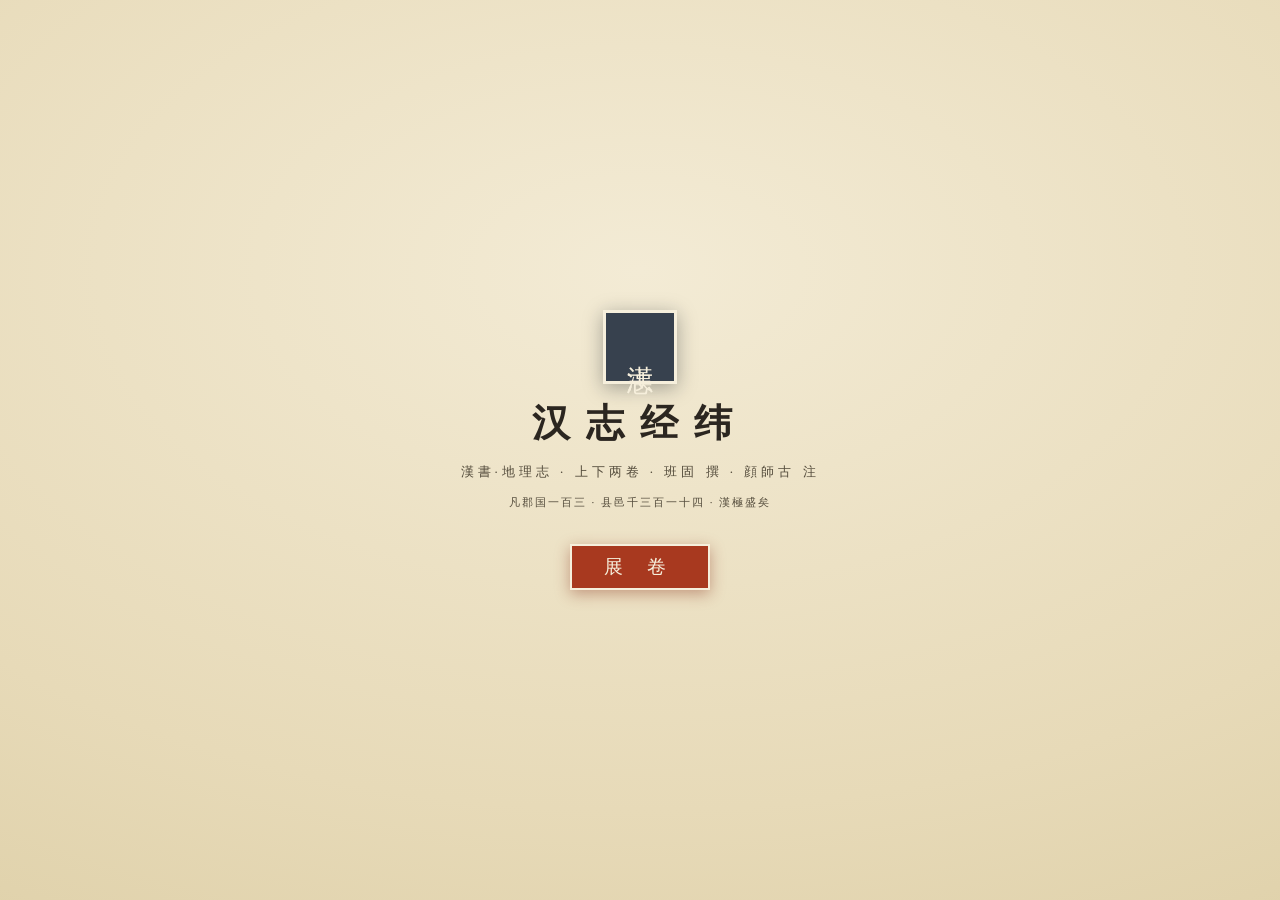
<file: index.html>
<!DOCTYPE html>
<html lang="zh-CN">
<head>
<meta charset="UTF-8">
<meta name="theme-color" content="#efe6cf">
<meta name="viewport" content="width=device-width, initial-scale=1.0, viewport-fit=cover">
<title>汉志经纬 · 漢書地理志</title>
<link rel="manifest" href="manifest.json">
<link rel="icon" href="data:image/svg+xml,%3Csvg xmlns='http://www.w3.org/2000/svg' viewBox='0 0 64 64'%3E%3Crect width='64' height='64' rx='8' fill='%2337414e'/%3E%3Ctext x='32' y='44' font-size='34' text-anchor='middle' fill='%23f6efdc' font-family='KaiTi,serif'%3E漢%3C/text%3E%3C/svg%3E">
<meta name="description" content="东汉·班固《漢書·地理志》数字舆图——十四部域一百三郡国、元始二年户口、郡县循读、全书志文检索、域分风俗十三区。文渊阁四库本。">
<meta property="og:title" content="汉志经纬 · 漢書地理志">
<meta property="og:description" content="凡郡国一百三，县邑千三百一十四——西汉末政区地理全书交互舆图。">
<meta property="og:type" content="website">
<script type="application/ld+json">
{
  "@context": "https://schema.org",
  "@type": "WebSite",
  "name": "汉志经纬",
  "alternateName": "漢書地理志数字舆图",
  "description": "东汉·班固《漢書·地理志》交互舆图——一百三郡国郡县治所",
  "about": {
    "@type": "Book",
    "name": "漢書·地理志",
    "author": {"@type": "Person", "name": "班固", "birthDate": "32", "deathDate": "92"},
    "numberOfPages": 2
  },
  "inLanguage": "zh-CN",
  "datePublished": "2026-11-23"
}
</script>
<link rel="stylesheet" href="vendor/leaflet.css">
<link rel="preconnect" href="https://server.arcgisonline.com" crossorigin>
<script src="vendor/leaflet.js" defer></script>
<link rel="stylesheet" href="css/main.css?v=2">
</head>
<body class="nopanel">

<div id="map"></div>
<div class="paper-wash"></div>
<div class="grain"></div>

<div class="north" id="north">
  <svg viewBox="0 0 40 40">
    <circle cx="20" cy="20" r="17" fill="rgba(245,238,218,.75)" stroke="rgba(88,72,44,.45)" stroke-width="1"/>
    <path d="M20 5 L24 22 L20 19 L16 22 Z" fill="#a8391f"/>
    <path d="M20 35 L23 22 L20 24.5 L17 22 Z" fill="#897d66"/>
    <text x="20" y="14" text-anchor="middle" class="nn">北</text>
  </svg>
</div>

<header>
  <div class="brand">
    <div class="seal">漢志</div>
    <div><h1>汉志经纬</h1><p>漢書·地理志 · 東漢·班固 · 元始二年户口之籍</p></div>
  </div>
  <div id="searchwrap">
    <input id="search" type="text" placeholder="检郡·县·部域名，如 弘農 / 長安 / 玄菟" autocomplete="off">
    <span class="sicon">⌕</span>
    <div id="sresults"></div>
  </div>
</header>

<aside id="rail">
  <div class="rt" id="railtitle">十四部域一百三郡国<small>循郡而读</small></div>
  <div id="raillist"></div>
</aside>

<section id="panel">
  <button id="pclose" title="收起">✕</button>
  <div class="vtitle"><div class="vname" id="vname"></div><div class="vseal" id="vseal">漢志</div></div>
  <div id="pbody"></div>
</section>

<footer>
  <span class="ftools-label">探索</span>
  <button class="ftool" id="wanderlink" title="随机入一郡读其户口县目">⚑ 漫游</button>
  <button class="ftool" id="bmlink" title="我的书签">☆ 书签</button>
  <button class="ftool" id="nightlink" title="夜读墨色">☾ 夜读</button>
  <button class="ftool" id="yflink" title="域分风俗十三区域">☲ 域分</button>
  <button class="ftool" id="tdlink" title="三维形胜——真地形上观百三郡国">⛰ 形胜</button>
  <button class="ftool" id="xreflink" title="汉郡治 ↔ 唐州治对照 · 深链元和经纬">漢唐</button>
  <button class="ftool" id="exportlink" title="郡国县古今对照导出（CSV/KML/GeoJSON）">⤓ 導出</button>
  <span class="sep"></span>
  <span id="bookstat"></span>
  <div class="right">
    <span id="swstate" title="Service Worker 就绪后：全志与已览瓦片离线可用" style="display:none;color:var(--xuan-d);cursor:default"></span>
    <span class="link" id="aboutlink">关于 · 版本记</span>
    <span>文本 · kanripo 前漢書（四库本）</span>
    <span>底图 · Esri World Physical</span>
  </div>
</footer>

<div id="boot">
  <div class="bseal">漢志</div>
  <h2>汉志经纬</h2>
  <p>漢書·地理志 · 上下两卷 · 班固 撰 · 顔師古 注</p>
  <p style="letter-spacing:2px;font-size:11px">凡郡国一百三 · 县邑千三百一十四 · 漢極盛矣</p>
  <div class="go">展 卷</div>
</div>

<!-- 加载链：解析数据 → 配置 → 地图 → 面板/纲目/检索 → 阅读器 → 全文核 → 启动 → 深链 -->
<script src="data/site_data.js" defer></script>
<script src="data/xref_yh.js" defer></script>
<script src="js/config.js?v=2" defer></script>
<script src="js/map.js?v=2" defer></script>
<script src="js/panels.js?v=2" defer></script>
<script src="js/rail.js?v=2" defer></script>
<script src="js/search.js?v=2" defer></script>
<script src="js/reader.js?v=2" defer></script>
<script src="js/ft_core.js?v=2" defer></script>
<script src="js/fulltext.js?v=2" defer></script>
<script src="js/app.js?v=2" defer></script>
<script src="js/modes.js?v=2" defer></script>
<script>
/* PWA：HTTP(S) 下注册 Service Worker（file:// 静默跳过，失败不影响站点） */
if ("serviceWorker" in navigator && /^https?:$/.test(location.protocol)) {
  addEventListener("load", function(){
    navigator.serviceWorker.register("sw.js").catch(function(){});
  });
}
</script>
</body>
</html>
</file>
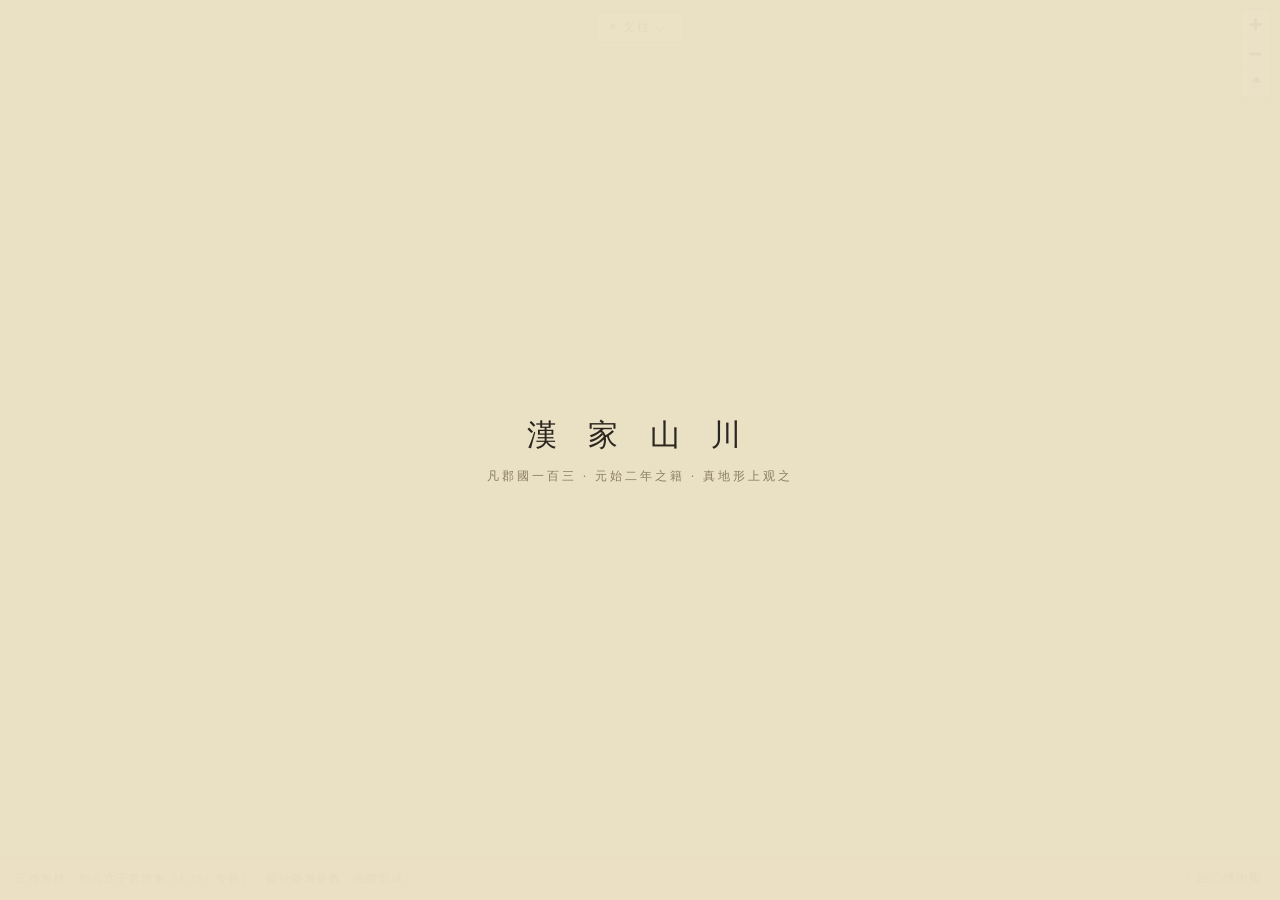
<file: 3d.html>
<!DOCTYPE html>
<html lang="zh-CN">
<head>
<meta charset="UTF-8">
<meta name="viewport" content="width=device-width, initial-scale=1.0">
<title>三维形胜 · 汉志经纬</title>
<link rel="manifest" href="manifest.json">
<link rel="icon" href="data:image/svg+xml,%3Csvg xmlns='http://www.w3.org/2000/svg' viewBox='0 0 64 64'%3E%3Crect width='64' height='64' rx='8' fill='%2337414e'/%3E%3Ctext x='32' y='44' font-size='34' text-anchor='middle' fill='%23f6efdc' font-family='KaiTi,serif'%3E漢%3C/text%3E%3C/svg%3E">
<link rel="stylesheet" href="vendor/maplibre-gl.css">
<link rel="stylesheet" href="css/main.css?v=2">
<style>
html,body{height:100%;overflow:hidden}
#map3d{position:fixed;inset:0}
#pillarcard{
  position:fixed;left:18px;bottom:64px;z-index:30;width:300px;max-width:80vw;
  background:rgba(245,238,218,.94);border:1px solid var(--line);
  box-shadow:0 12px 30px -12px rgba(60,45,20,.5);padding:14px 16px;display:none;
}
#pillarcard h3{font-family:KaiTi,serif;font-size:21px;letter-spacing:4px;color:var(--ink);margin-bottom:4px}
#pillarcard .m{font-size:11.5px;letter-spacing:1px;color:var(--ink-mid);margin:2px 0}
#pillarcard .go2d{display:inline-block;margin-top:8px;color:var(--cinnabar-d);font-size:12px;letter-spacing:1px;text-decoration:none;border-bottom:1px dashed var(--cinnabar-d)}
#views3d{position:fixed;top:12px;left:50%;transform:translateX(-50%);z-index:30;display:flex;gap:8px}
#views3d button{
  appearance:none;font-family:inherit;font-size:12px;letter-spacing:2px;cursor:pointer;
  background:rgba(245,238,218,.92);border:1px solid var(--line);color:var(--ink-mid);padding:6px 14px;
}
#views3d button:hover{color:var(--cinnabar-d);border-color:var(--cinnabar)}
footer.three{position:fixed;left:0;right:0;bottom:0;z-index:28;height:44px;display:flex;align-items:center;
  justify-content:space-between;padding:0 16px;background:rgba(245,238,218,.94);
  border-top:1px solid var(--line);font-size:11px;letter-spacing:1.5px;color:var(--ink-mid)}
#boot3d{
  position:fixed;inset:0;z-index:60;background:rgba(235,224,196,.96);
  display:flex;align-items:center;justify-content:center;flex-direction:column;gap:12px;
  transition:opacity .8s;pointer-events:none;
}
#boot3d.gone{opacity:0}
#boot3d .t{font-family:KaiTi,serif;font-size:30px;letter-spacing:12px;color:var(--ink)}
#boot3d .s{font-size:12px;letter-spacing:3px;color:var(--ink-faint)}
</style>
</head>
<body>
<div id="map3d"></div>
<div id="views3d"></div>
<div id="pillarcard"></div>
<footer class="three">
  <span>三维形胜 · 郡点立于真地形（1.35× 夸张） · 圆径随属县数 · 色随部域</span>
  <span><button class="ftool" id="back2d" style="font-size:12px">⟨ 回二维舆图</button></span>
</footer>
<div id="boot3d">
  <div class="t">漢 家 山 川</div>
  <div class="s">凡郡國一百三 · 元始二年之籍 · 真地形上观之</div>
</div>
<script src="data/site_data.js" defer></script>
<script src="vendor/maplibre-gl.js" defer></script>
<script src="js/map3d.js?v=2" defer></script>
</body>
</html>
</file>
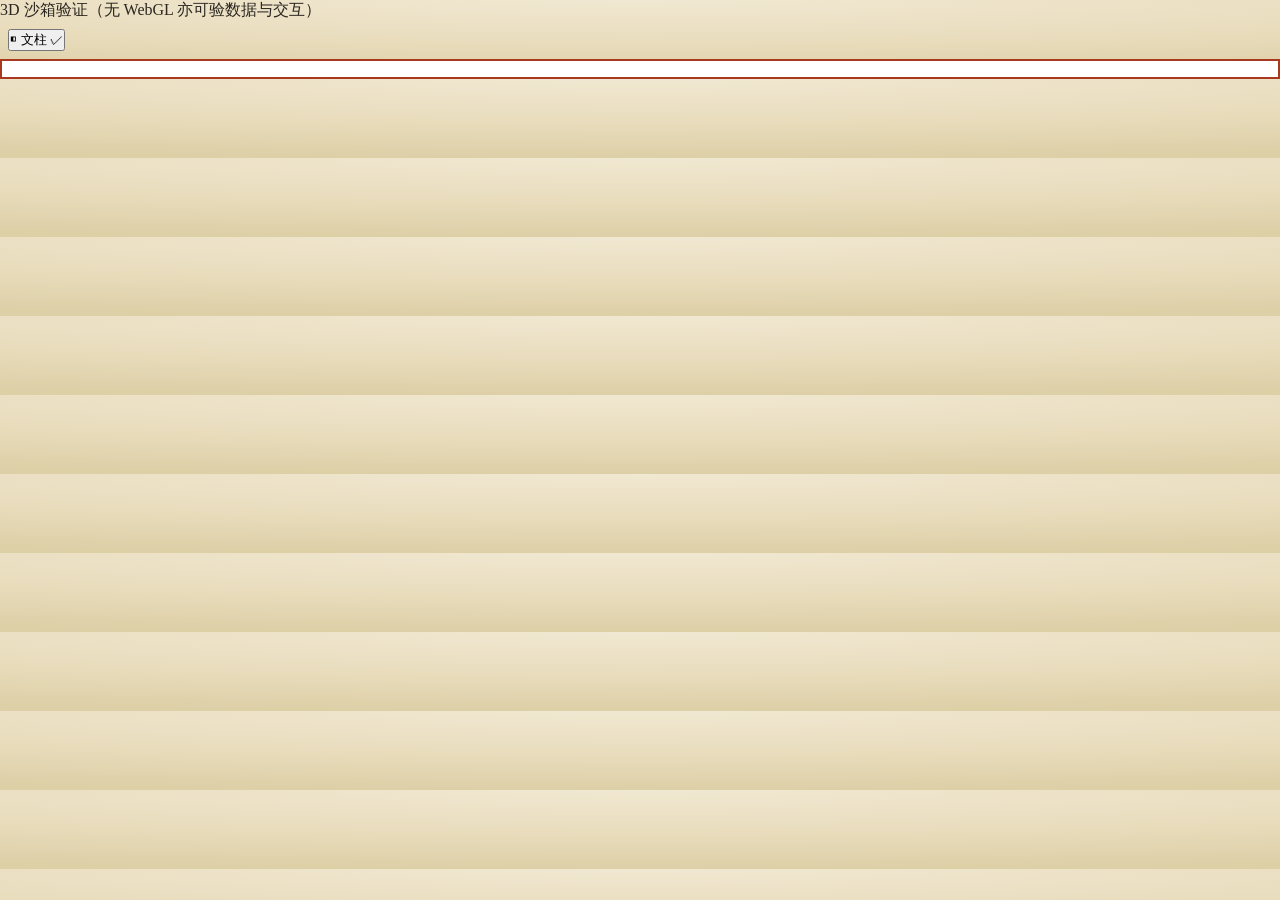
<file: tests/test_3d.html>
<!DOCTYPE html>
<html lang="zh-CN">
<head>
<base href="../">
<meta charset="UTF-8">
<title>3D 文柱验证 · 汉志经纬</title>
<link rel="stylesheet" href="css/main.css?v=2">
<style>
html,body{height:auto;overflow:auto}
#views3d{position:static;transform:none;display:flex;gap:8px;margin:8px}
#pillarcard{position:static;display:none;width:300px;margin:8px}
</style>
</head>
<body>
<h3 style="font:16px KaiTi,serif">3D 沙箱验证（无 WebGL 亦可验数据与交互）</h3>
<div id="views3d"></div>
<div id="pillarcard"></div>
<pre id="testlog" style="background:#fff;border:2px solid #a8391f;padding:8px;font:12px/1.6 monospace;white-space:pre-wrap"></pre>
<script src="data/site_data.js" defer></script>
<script src="vendor/maplibre-gl.js" defer></script>
<script src="js/map3d.js?v=2" defer></script>
<script defer>
window.addEventListener("load", () => {
  const log = [];
  const P = (n, ok) => log.push(n + " " + (ok ? "PASS" : "FAIL"));
  const done = () => {
    document.getElementById("testlog").textContent = "TESTLOG\n" + log.join("\n") + "\nENDLOG";
    document.title = log.some(l => l.includes("FAIL")) ? "HAS-FAIL" : "ALL-PASS";
  };
  setTimeout(() => {
    try {
      P("HZ3D hook", typeof HZ3D === "object");
      P("YT_MIN=500", HZ3D.YT_MIN === 500);
      const g = HZ3D.pillarGeo();
      P("pillar-geo>=10 (" + g.features.length + ")", g.features.length >= 10);
      const hs = g.features.map(f => f.properties.h);
      P("pillar-h-in-range", hs.every(h => h >= 400 && h <= 5000));
      const names = new Set(g.features.map(f => f.properties.n));
      P("pillar-unique-names", names.size === g.features.length);
      P("pillar-has-琅邪郡", names.has("琅邪郡"));
      const p0 = g.features[0].properties;
      P("pillar-card", HZ3D.openPillar(p0) &&
         document.getElementById("pillarcard").textContent.includes("文柱"));
      P("pillar-card-link-2d", document.querySelector("#pillarcard .go2d")
        .getAttribute("href").indexOf("index.html#bu=") === 0);
      HZ3D.setPillarOn(false);
      P("pillar-toggle-off", HZ3D.isPillarOn() === false);
      HZ3D.setPillarOn(true);
      P("pillar-toggle-on", HZ3D.isPillarOn() === true);
      done();
    } catch (e) { P("3D-ERR " + e, false); done(); }
  }, 1200);
});
</script>
</body>
</html>
</file>
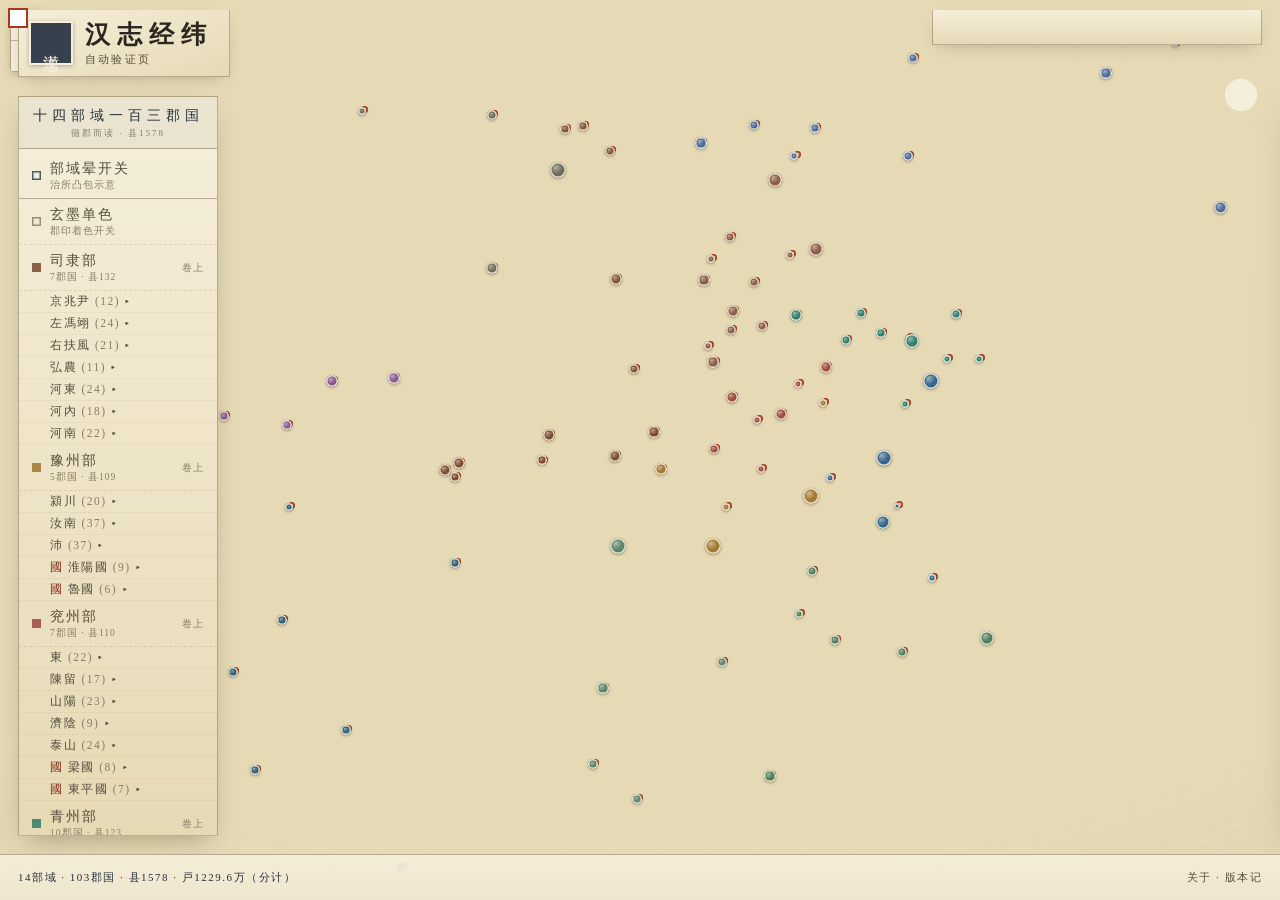
<file: tests/test_auto.html>
<!DOCTYPE html>
<html lang="zh-CN">
<head>
<base href="../">
<meta charset="UTF-8">
<title>自动验证 · 汉志经纬</title>
<link rel="stylesheet" href="vendor/leaflet.css">
<script>window.__NOTILES__=1;/* 测试密封：不拉外网瓦片 */</script>
<script src="vendor/leaflet.js"></script>
<link rel="stylesheet" href="css/main.css?v=2">
</head>
<body class="nopanel">
<div id="map"></div>
<div class="paper-wash"></div><div class="grain"></div>
<header>
  <div class="brand"><div class="seal">漢志</div>
  <div><h1>汉志经纬</h1><p>自动验证页</p></div></div>
  <div id="searchwrap"><input id="search"><div id="sresults"></div></div>
</header>
<aside id="rail"><div class="rt" id="railtitle"></div><div id="raillist"></div></aside>
<section id="panel"><button id="pclose">✕</button>
  <div class="vtitle"><div class="vname" id="vname"></div><div class="vseal" id="vseal">漢志</div></div>
  <div id="pbody"></div></section>
<footer><span id="bookstat"></span>
  <div class="right"><span class="link" id="aboutlink">关于 · 版本记</span></div></footer>
<div class="north"><svg viewBox="0 0 40 40"><circle cx="20" cy="20" r="17" fill="#f5eeda"/></svg></div>
<div id="boot"><div class="bseal">漢志</div><h2>汉志经纬</h2><div class="go">展 卷</div></div>
<pre id="testlog" style="position:fixed;left:8px;top:8px;z-index:999;background:#fff;border:2px solid #a8391f;padding:8px;font:12px/1.6 monospace;max-width:460px;white-space:pre-wrap"></pre>

<script src="data/site_data.js" defer></script>
<script src="data/xref_yh.js" defer></script>
<script src="js/config.js?v=2" defer></script>
<script src="js/map.js?v=2" defer></script>
<script src="js/panels.js?v=2" defer></script>
<script src="js/rail.js?v=2" defer></script>
<script src="js/search.js?v=2" defer></script>
<script src="js/reader.js?v=2" defer></script>
<script src="js/ft_core.js?v=2" defer></script>
<script src="js/fulltext.js?v=2" defer></script>
<script src="js/app.js?v=2" defer></script>
<script src="js/modes.js?v=2" defer></script>
<script defer>
window.addEventListener("load", () => {
  const log = [];
  const P = (n, ok) => log.push(n + " " + (ok ? "PASS" : "FAIL"));
  const done = () => {
    document.getElementById("testlog").textContent =
      "TESTLOG\n" + log.join("\n") + "\nENDLOG";
    document.title = log.some(l => l.includes("FAIL")) ? "HAS-FAIL" : "ALL-PASS";
  };
  dismissBoot();
  setTimeout(() => {
    try {
      // ① 数据与统计
      P("DATA bu=14", HZ.bu.length === 14);
      const nJun = HZ.bu.reduce((s, b) => s + b.states.length, 0);
      P("DATA juns=103 (" + nJun + ")", nJun === 103);
      const nOk = HZ.bu.reduce((s, b) => s + b.states.filter(u => u.ok).length, 0);
      P("DATA list-reconciled=103 (" + nOk + ")", nOk === 103);
      const nX = HZ.bu.reduce((s, b) => s + b.states.reduce((t, u) => t + u.xian.length, 0), 0);
      P("DATA counties=1578 (" + nX + ")", nX === 1578);
      P("DATA totals-empire", HZ.meta.totals.hu === 12233062 && HZ.meta.totals.kou === 59594978);
      P("DATA bookstat", document.getElementById("bookstat").textContent.includes("郡国"));
      // ② 纲目
      const buRows = document.querySelectorAll("#raillist .ri-bu");
      P("RAIL bu-rows=14", buRows.length === 14);
      const subRows = document.querySelectorAll("#raillist .rsub[data-jun]");
      P("RAIL jun-rows=103 (" + subRows.length + ")", subRows.length === 103);
      // ③ 郡印上图
      let markerN = 0;
      for (const id in junMarkers) markerN += junMarkers[id].length;
      P("MAP markers>=103 (" + markerN + ")", markerN >= 103);
      P("MAP seat-layer (首县微点)", !!seatLayer);
      // ④ 部域晕 + 玄墨着色开关
      hullsOn = true; drawHulls();
      const hullN = Object.keys(hullLayer._layers || {}).length;
      P("MAP hulls-on>=10 (" + hullN + ")", hullN >= 10);
      hullsOn = false; drawHulls();
      document.body.classList.add("mono");
      P("MAP mono-toggle", document.body.classList.contains("mono"));
      document.body.classList.remove("mono");
      // ⑤ 郡卡（弘农郡：户118091 县11）
      const bu = HZ.bu.find(b => b.id === "sili");
      const hg = bu.states.find(s => s.n === "弘農郡");
      openJun(bu, hg);
      P("PANEL open-jun", document.getElementById("panel").classList.contains("open"));
      P("PANEL vname=弘農", document.getElementById("vname").textContent.includes("弘"));
      const chips = document.querySelectorAll("#pbody .chip:not(.bdg)");
      P("PANEL xian-chips=11 (" + chips.length + ")", chips.length === 11);
      P("PANEL hukou-verbatim", document.getElementById("pbody").textContent.includes("戸十一萬八千九十一"));
      P("PANEL mang-badge 铁官", document.getElementById("pbody").textContent.includes("铁官"));
      P("PANEL hash-write", location.hash.includes("bu=sili"));
      // ⑥ 阅读器：郡条原文懒加载
      openJunText(bu, hg);
      setTimeout(() => {
        try {
          const tps = document.querySelectorAll("#pbody .tp");
          P("READER paras>=11 (" + tps.length + ")", tps.length >= 11);
          const hd = document.querySelector("#pbody .tp .hd");
          P("READER heading-para", !!hd);
          const zhun = document.querySelector("#pbody .tp .zhun");
          P("READER note-small (夹注小字)", !!zhun);
          P("READER tmeta-字数", document.getElementById("pbody").textContent.includes("字"));
          // 夜读
          const nb2 = document.getElementById("tnight");
          nb2.click();
          P("READER night-on", document.getElementById("panel").classList.contains("panel-night"));
          nb2.click();
          // ⑦ 检索
          const hits = searchHits("長安");
          P("SEARCH hits-長安>=1 (" + hits.length + ")", hits.length >= 1);
          const hits2 = searchHits("秦地");
          P("SEARCH hits-秦地>=1 (" + hits2.length + ")", hits2.length >= 1);
          // ⑧ 关于页
          openAbout();
          P("ABOUT missing-note 上下两卷俱全", document.getElementById("pbody").textContent.includes("两卷俱全"));
          P("ABOUT 户口对账", document.getElementById("pbody").textContent.includes("分计"));
          // ⑨ 书签
          BM.toggle(bu, hg);
          P("BM saved", BM.load().some(b => b.n === "弘農郡"));
          BM.toggle(bu, hg);
          P("BM removed", !BM.load().some(b => b.n === "弘農郡"));
          // ⑩ 域分风俗
          openRegion("秦地");
          setTimeout(() => {
            try {
              P("YF region-panel", document.getElementById("pbody").textContent.includes("東井"));
              P("YF hash-write", decodeURIComponent(location.hash).includes("yf=秦地"));
              // ⑪ P2 汉唐对照（互查桥）
              P("XREF data-loaded", typeof HZXREF === "object" && HZXREF.meta.han_juns === 103);
              const mrows = HZXREF.rows.filter(r => r.m);
              P("XREF matched>=45 (" + mrows.length + ")", mrows.length >= 45);
              P("XREF unmatched-counted", HZXREF.meta.matched + HZXREF.meta.unmatched === HZXREF.meta.han_juns);
              openXref();
              let pb = document.getElementById("pbody");
              P("XREF panel-kicker", pb.textContent.includes("郡治↔州治对照"));
              const xgo = pb.querySelector("a.xgo");
              P("XREF deeplink-../YHJZ/", !!xgo && xgo.getAttribute("href").indexOf("../YHJZ/#dao=") === 0);
              P("XREF samples-han-text", pb.textContent.includes("漢書地理志") || pb.textContent.includes("元和郡县"));
              P("XREF why-missing-juan", pb.textContent.includes("佚") || pb.textContent.includes("桥无所出"));
              // ⑫ 导出（同口径计数，与 tools/export_data.py 互证）
              const ex = exportRows();
              P("EXPORT jun-rows=103 (" + ex.jun.length + ")", ex.jun.length === 103);
              P("EXPORT xian-rows=1578 (" + ex.xian.length + ")", ex.xian.length === 1578);
              openExport();
              pb = document.getElementById("pbody");
              P("EXPORT panel-buttons", pb.querySelectorAll("#pbody .readfull").length === 4);
              P("EXPORT kicker-tongyi", pb.textContent.includes("同口径"));
              // ⑬ 深链复原
              openBu(HZ.bu.find(b => b.id === "yu"));
              P("DEEP bu-panel", document.getElementById("vname").textContent.includes("豫"));
              done();
            } catch (e) { P("YF-ERR " + e, false); done(); }
          }, 900);
        } catch (e) { P("READER-ERR " + e, false); done(); }
      }, 1600);
    } catch (e) { P("AUTO-ERR " + e, false); done(); }
  }, 2500);
});
</script>
</body>
</html>
</file>
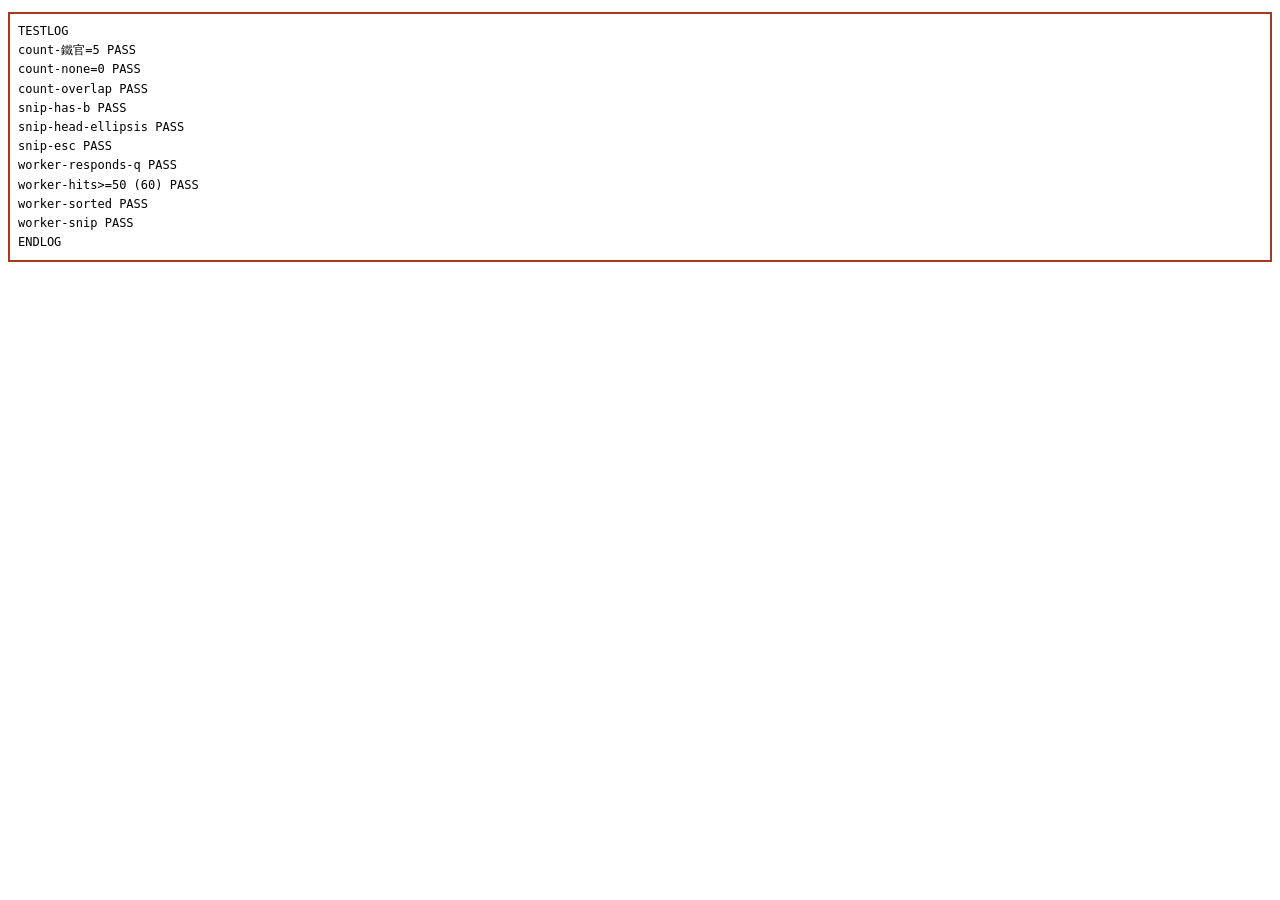
<file: tests/test_ft.html>
<!DOCTYPE html>
<html lang="zh-CN">
<head>
<base href="../">
<meta charset="UTF-8">
<title>全文检索验证 · 汉志经纬</title>
</head>
<body>
<pre id="testlog" style="background:#fff;border:2px solid #a8391f;padding:8px;font:12px/1.6 monospace;white-space:pre-wrap"></pre>
<script src="js/ft_core.js?v=2"></script>
<script>
/* Worker 纯核验证（无 DOM）：countHits / ftSnippet 确定性 */
const log = [];
const P = (n, ok) => log.push(n + " " + (ok ? "PASS" : "FAIL"));
const done = () => {
  document.getElementById("testlog").textContent = "TESTLOG\n" + log.join("\n") + "\nENDLOG";
  document.title = log.some(l => l.includes("FAIL")) ? "HAS-FAIL" : "ALL-PASS";
};

/* ① countHits 基本计数 */
P("count-鐵官=5", countHits("有鐵官甲有鐵官乙有鐵官丙鐵官丁鐵官", "鐵官") === 5);
P("count-none=0", countHits("漢極盛矣", "鐵官") === 0);
P("count-overlap", countHits("莽莽曰曰", "莽曰") === 1);
/* ② ftSnippet 片段（前缀 20 字 > 窗口 18 → 有首省略号） */
const s1 = ftSnippet("一二三四五六七八九十一二三四五六七八九十莽曰顺通后文一十八字", "莽曰");
P("snip-has-b", s1 && s1.includes("<b>莽曰</b>"));
P("snip-head-ellipsis", s1 && s1.startsWith("…"));
P("snip-esc", ftSnippet("a<b>&c莽曰d", "莽曰") !== null);
/* ③ Worker 实测 */
try {
  const w = new Worker("js/ftworker.js");
  w.onmessage = e => {
    const r = e.data.results;
    P("worker-responds-q", e.data.q === "師古曰");
    P("worker-hits>=50 (" + r.length + ")", r.length >= 50);
    P("worker-sorted", !r.length || r[0].n >= r[r.length - 1].n);
    P("worker-snip", !r.length || r[0].snip.includes("<b>師古曰</b>"));
    done();
    w.terminate();
  };
  w.onerror = () => { P("worker-error", false); done(); };
  const docs = [];
  for (let i = 0; i < 60; i++)
    docs.push({key: "t", title: "篇" + i, kicker: "k",
               text: "師古曰".repeat(i % 7 + 1) + "漢極盛矣"});
  w.postMessage({q: "師古曰", docs: docs});
} catch (e) {
  P("worker-unavailable " + e, false);
  done();
}
</script>
</body>
</html>
</file>
<file: vendor/leaflet.css>
/* required styles */

.leaflet-pane,
.leaflet-tile,
.leaflet-marker-icon,
.leaflet-marker-shadow,
.leaflet-tile-container,
.leaflet-pane > svg,
.leaflet-pane > canvas,
.leaflet-zoom-box,
.leaflet-image-layer,
.leaflet-layer {
	position: absolute;
	left: 0;
	top: 0;
	}
.leaflet-container {
	overflow: hidden;
	}
.leaflet-tile,
.leaflet-marker-icon,
.leaflet-marker-shadow {
	-webkit-user-select: none;
	   -moz-user-select: none;
	        user-select: none;
	  -webkit-user-drag: none;
	}
/* Prevents IE11 from highlighting tiles in blue */
.leaflet-tile::selection {
	background: transparent;
}
/* Safari renders non-retina tile on retina better with this, but Chrome is worse */
.leaflet-safari .leaflet-tile {
	image-rendering: -webkit-optimize-contrast;
	}
/* hack that prevents hw layers "stretching" when loading new tiles */
.leaflet-safari .leaflet-tile-container {
	width: 1600px;
	height: 1600px;
	-webkit-transform-origin: 0 0;
	}
.leaflet-marker-icon,
.leaflet-marker-shadow {
	display: block;
	}
/* .leaflet-container svg: reset svg max-width decleration shipped in Joomla! (joomla.org) 3.x */
/* .leaflet-container img: map is broken in FF if you have max-width: 100% on tiles */
.leaflet-container .leaflet-overlay-pane svg {
	max-width: none !important;
	max-height: none !important;
	}
.leaflet-container .leaflet-marker-pane img,
.leaflet-container .leaflet-shadow-pane img,
.leaflet-container .leaflet-tile-pane img,
.leaflet-container img.leaflet-image-layer,
.leaflet-container .leaflet-tile {
	max-width: none !important;
	max-height: none !important;
	width: auto;
	padding: 0;
	}

.leaflet-container img.leaflet-tile {
	/* See: https://bugs.chromium.org/p/chromium/issues/detail?id=600120 */
	mix-blend-mode: plus-lighter;
}

.leaflet-container.leaflet-touch-zoom {
	-ms-touch-action: pan-x pan-y;
	touch-action: pan-x pan-y;
	}
.leaflet-container.leaflet-touch-drag {
	-ms-touch-action: pinch-zoom;
	/* Fallback for FF which doesn't support pinch-zoom */
	touch-action: none;
	touch-action: pinch-zoom;
}
.leaflet-container.leaflet-touch-drag.leaflet-touch-zoom {
	-ms-touch-action: none;
	touch-action: none;
}
.leaflet-container {
	-webkit-tap-highlight-color: transparent;
}
.leaflet-container a {
	-webkit-tap-highlight-color: rgba(51, 181, 229, 0.4);
}
.leaflet-tile {
	filter: inherit;
	visibility: hidden;
	}
.leaflet-tile-loaded {
	visibility: inherit;
	}
.leaflet-zoom-box {
	width: 0;
	height: 0;
	-moz-box-sizing: border-box;
	     box-sizing: border-box;
	z-index: 800;
	}
/* workaround for https://bugzilla.mozilla.org/show_bug.cgi?id=888319 */
.leaflet-overlay-pane svg {
	-moz-user-select: none;
	}

.leaflet-pane         { z-index: 400; }

.leaflet-tile-pane    { z-index: 200; }
.leaflet-overlay-pane { z-index: 400; }
.leaflet-shadow-pane  { z-index: 500; }
.leaflet-marker-pane  { z-index: 600; }
.leaflet-tooltip-pane   { z-index: 650; }
.leaflet-popup-pane   { z-index: 700; }

.leaflet-map-pane canvas { z-index: 100; }
.leaflet-map-pane svg    { z-index: 200; }

.leaflet-vml-shape {
	width: 1px;
	height: 1px;
	}
.lvml {
	behavior: url(#default#VML);
	display: inline-block;
	position: absolute;
	}


/* control positioning */

.leaflet-control {
	position: relative;
	z-index: 800;
	pointer-events: visiblePainted; /* IE 9-10 doesn't have auto */
	pointer-events: auto;
	}
.leaflet-top,
.leaflet-bottom {
	position: absolute;
	z-index: 1000;
	pointer-events: none;
	}
.leaflet-top {
	top: 0;
	}
.leaflet-right {
	right: 0;
	}
.leaflet-bottom {
	bottom: 0;
	}
.leaflet-left {
	left: 0;
	}
.leaflet-control {
	float: left;
	clear: both;
	}
.leaflet-right .leaflet-control {
	float: right;
	}
.leaflet-top .leaflet-control {
	margin-top: 10px;
	}
.leaflet-bottom .leaflet-control {
	margin-bottom: 10px;
	}
.leaflet-left .leaflet-control {
	margin-left: 10px;
	}
.leaflet-right .leaflet-control {
	margin-right: 10px;
	}


/* zoom and fade animations */

.leaflet-fade-anim .leaflet-popup {
	opacity: 0;
	-webkit-transition: opacity 0.2s linear;
	   -moz-transition: opacity 0.2s linear;
	        transition: opacity 0.2s linear;
	}
.leaflet-fade-anim .leaflet-map-pane .leaflet-popup {
	opacity: 1;
	}
.leaflet-zoom-animated {
	-webkit-transform-origin: 0 0;
	    -ms-transform-origin: 0 0;
	        transform-origin: 0 0;
	}
svg.leaflet-zoom-animated {
	will-change: transform;
}

.leaflet-zoom-anim .leaflet-zoom-animated {
	-webkit-transition: -webkit-transform 0.25s cubic-bezier(0,0,0.25,1);
	   -moz-transition:    -moz-transform 0.25s cubic-bezier(0,0,0.25,1);
	        transition:         transform 0.25s cubic-bezier(0,0,0.25,1);
	}
.leaflet-zoom-anim .leaflet-tile,
.leaflet-pan-anim .leaflet-tile {
	-webkit-transition: none;
	   -moz-transition: none;
	        transition: none;
	}

.leaflet-zoom-anim .leaflet-zoom-hide {
	visibility: hidden;
	}


/* cursors */

.leaflet-interactive {
	cursor: pointer;
	}
.leaflet-grab {
	cursor: -webkit-grab;
	cursor:    -moz-grab;
	cursor:         grab;
	}
.leaflet-crosshair,
.leaflet-crosshair .leaflet-interactive {
	cursor: crosshair;
	}
.leaflet-popup-pane,
.leaflet-control {
	cursor: auto;
	}
.leaflet-dragging .leaflet-grab,
.leaflet-dragging .leaflet-grab .leaflet-interactive,
.leaflet-dragging .leaflet-marker-draggable {
	cursor: move;
	cursor: -webkit-grabbing;
	cursor:    -moz-grabbing;
	cursor:         grabbing;
	}

/* marker & overlays interactivity */
.leaflet-marker-icon,
.leaflet-marker-shadow,
.leaflet-image-layer,
.leaflet-pane > svg path,
.leaflet-tile-container {
	pointer-events: none;
	}

.leaflet-marker-icon.leaflet-interactive,
.leaflet-image-layer.leaflet-interactive,
.leaflet-pane > svg path.leaflet-interactive,
svg.leaflet-image-layer.leaflet-interactive path {
	pointer-events: visiblePainted; /* IE 9-10 doesn't have auto */
	pointer-events: auto;
	}

/* visual tweaks */

.leaflet-container {
	background: #ddd;
	outline-offset: 1px;
	}
.leaflet-container a {
	color: #0078A8;
	}
.leaflet-zoom-box {
	border: 2px dotted #38f;
	background: rgba(255,255,255,0.5);
	}


/* general typography */
.leaflet-container {
	font-family: "Helvetica Neue", Arial, Helvetica, sans-serif;
	font-size: 12px;
	font-size: 0.75rem;
	line-height: 1.5;
	}


/* general toolbar styles */

.leaflet-bar {
	box-shadow: 0 1px 5px rgba(0,0,0,0.65);
	border-radius: 4px;
	}
.leaflet-bar a {
	background-color: #fff;
	border-bottom: 1px solid #ccc;
	width: 26px;
	height: 26px;
	line-height: 26px;
	display: block;
	text-align: center;
	text-decoration: none;
	color: black;
	}
.leaflet-bar a,
.leaflet-control-layers-toggle {
	background-position: 50% 50%;
	background-repeat: no-repeat;
	display: block;
	}
.leaflet-bar a:hover,
.leaflet-bar a:focus {
	background-color: #f4f4f4;
	}
.leaflet-bar a:first-child {
	border-top-left-radius: 4px;
	border-top-right-radius: 4px;
	}
.leaflet-bar a:last-child {
	border-bottom-left-radius: 4px;
	border-bottom-right-radius: 4px;
	border-bottom: none;
	}
.leaflet-bar a.leaflet-disabled {
	cursor: default;
	background-color: #f4f4f4;
	color: #bbb;
	}

.leaflet-touch .leaflet-bar a {
	width: 30px;
	height: 30px;
	line-height: 30px;
	}
.leaflet-touch .leaflet-bar a:first-child {
	border-top-left-radius: 2px;
	border-top-right-radius: 2px;
	}
.leaflet-touch .leaflet-bar a:last-child {
	border-bottom-left-radius: 2px;
	border-bottom-right-radius: 2px;
	}

/* zoom control */

.leaflet-control-zoom-in,
.leaflet-control-zoom-out {
	font: bold 18px 'Lucida Console', Monaco, monospace;
	text-indent: 1px;
	}

.leaflet-touch .leaflet-control-zoom-in, .leaflet-touch .leaflet-control-zoom-out  {
	font-size: 22px;
	}


/* layers control */

.leaflet-control-layers {
	box-shadow: 0 1px 5px rgba(0,0,0,0.4);
	background: #fff;
	border-radius: 5px;
	}
.leaflet-control-layers-toggle {
	background-image: url(images/layers.png);
	width: 36px;
	height: 36px;
	}
.leaflet-retina .leaflet-control-layers-toggle {
	background-image: url(images/layers-2x.png);
	background-size: 26px 26px;
	}
.leaflet-touch .leaflet-control-layers-toggle {
	width: 44px;
	height: 44px;
	}
.leaflet-control-layers .leaflet-control-layers-list,
.leaflet-control-layers-expanded .leaflet-control-layers-toggle {
	display: none;
	}
.leaflet-control-layers-expanded .leaflet-control-layers-list {
	display: block;
	position: relative;
	}
.leaflet-control-layers-expanded {
	padding: 6px 10px 6px 6px;
	color: #333;
	background: #fff;
	}
.leaflet-control-layers-scrollbar {
	overflow-y: scroll;
	overflow-x: hidden;
	padding-right: 5px;
	}
.leaflet-control-layers-selector {
	margin-top: 2px;
	position: relative;
	top: 1px;
	}
.leaflet-control-layers label {
	display: block;
	font-size: 13px;
	font-size: 1.08333em;
	}
.leaflet-control-layers-separator {
	height: 0;
	border-top: 1px solid #ddd;
	margin: 5px -10px 5px -6px;
	}

/* Default icon URLs */
.leaflet-default-icon-path { /* used only in path-guessing heuristic, see L.Icon.Default */
	background-image: url(images/marker-icon.png);
	}


/* attribution and scale controls */

.leaflet-container .leaflet-control-attribution {
	background: #fff;
	background: rgba(255, 255, 255, 0.8);
	margin: 0;
	}
.leaflet-control-attribution,
.leaflet-control-scale-line {
	padding: 0 5px;
	color: #333;
	line-height: 1.4;
	}
.leaflet-control-attribution a {
	text-decoration: none;
	}
.leaflet-control-attribution a:hover,
.leaflet-control-attribution a:focus {
	text-decoration: underline;
	}
.leaflet-attribution-flag {
	display: inline !important;
	vertical-align: baseline !important;
	width: 1em;
	height: 0.6669em;
	}
.leaflet-left .leaflet-control-scale {
	margin-left: 5px;
	}
.leaflet-bottom .leaflet-control-scale {
	margin-bottom: 5px;
	}
.leaflet-control-scale-line {
	border: 2px solid #777;
	border-top: none;
	line-height: 1.1;
	padding: 2px 5px 1px;
	white-space: nowrap;
	-moz-box-sizing: border-box;
	     box-sizing: border-box;
	background: rgba(255, 255, 255, 0.8);
	text-shadow: 1px 1px #fff;
	}
.leaflet-control-scale-line:not(:first-child) {
	border-top: 2px solid #777;
	border-bottom: none;
	margin-top: -2px;
	}
.leaflet-control-scale-line:not(:first-child):not(:last-child) {
	border-bottom: 2px solid #777;
	}

.leaflet-touch .leaflet-control-attribution,
.leaflet-touch .leaflet-control-layers,
.leaflet-touch .leaflet-bar {
	box-shadow: none;
	}
.leaflet-touch .leaflet-control-layers,
.leaflet-touch .leaflet-bar {
	border: 2px solid rgba(0,0,0,0.2);
	background-clip: padding-box;
	}


/* popup */

.leaflet-popup {
	position: absolute;
	text-align: center;
	margin-bottom: 20px;
	}
.leaflet-popup-content-wrapper {
	padding: 1px;
	text-align: left;
	border-radius: 12px;
	}
.leaflet-popup-content {
	margin: 13px 24px 13px 20px;
	line-height: 1.3;
	font-size: 13px;
	font-size: 1.08333em;
	min-height: 1px;
	}
.leaflet-popup-content p {
	margin: 17px 0;
	margin: 1.3em 0;
	}
.leaflet-popup-tip-container {
	width: 40px;
	height: 20px;
	position: absolute;
	left: 50%;
	margin-top: -1px;
	margin-left: -20px;
	overflow: hidden;
	pointer-events: none;
	}
.leaflet-popup-tip {
	width: 17px;
	height: 17px;
	padding: 1px;

	margin: -10px auto 0;
	pointer-events: auto;

	-webkit-transform: rotate(45deg);
	   -moz-transform: rotate(45deg);
	    -ms-transform: rotate(45deg);
	        transform: rotate(45deg);
	}
.leaflet-popup-content-wrapper,
.leaflet-popup-tip {
	background: white;
	color: #333;
	box-shadow: 0 3px 14px rgba(0,0,0,0.4);
	}
.leaflet-container a.leaflet-popup-close-button {
	position: absolute;
	top: 0;
	right: 0;
	border: none;
	text-align: center;
	width: 24px;
	height: 24px;
	font: 16px/24px Tahoma, Verdana, sans-serif;
	color: #757575;
	text-decoration: none;
	background: transparent;
	}
.leaflet-container a.leaflet-popup-close-button:hover,
.leaflet-container a.leaflet-popup-close-button:focus {
	color: #585858;
	}
.leaflet-popup-scrolled {
	overflow: auto;
	}

.leaflet-oldie .leaflet-popup-content-wrapper {
	-ms-zoom: 1;
	}
.leaflet-oldie .leaflet-popup-tip {
	width: 24px;
	margin: 0 auto;

	-ms-filter: "progid:DXImageTransform.Microsoft.Matrix(M11=0.70710678, M12=0.70710678, M21=-0.70710678, M22=0.70710678)";
	filter: progid:DXImageTransform.Microsoft.Matrix(M11=0.70710678, M12=0.70710678, M21=-0.70710678, M22=0.70710678);
	}

.leaflet-oldie .leaflet-control-zoom,
.leaflet-oldie .leaflet-control-layers,
.leaflet-oldie .leaflet-popup-content-wrapper,
.leaflet-oldie .leaflet-popup-tip {
	border: 1px solid #999;
	}


/* div icon */

.leaflet-div-icon {
	background: #fff;
	border: 1px solid #666;
	}


/* Tooltip */
/* Base styles for the element that has a tooltip */
.leaflet-tooltip {
	position: absolute;
	padding: 6px;
	background-color: #fff;
	border: 1px solid #fff;
	border-radius: 3px;
	color: #222;
	white-space: nowrap;
	-webkit-user-select: none;
	-moz-user-select: none;
	-ms-user-select: none;
	user-select: none;
	pointer-events: none;
	box-shadow: 0 1px 3px rgba(0,0,0,0.4);
	}
.leaflet-tooltip.leaflet-interactive {
	cursor: pointer;
	pointer-events: auto;
	}
.leaflet-tooltip-top:before,
.leaflet-tooltip-bottom:before,
.leaflet-tooltip-left:before,
.leaflet-tooltip-right:before {
	position: absolute;
	pointer-events: none;
	border: 6px solid transparent;
	background: transparent;
	content: "";
	}

/* Directions */

.leaflet-tooltip-bottom {
	margin-top: 6px;
}
.leaflet-tooltip-top {
	margin-top: -6px;
}
.leaflet-tooltip-bottom:before,
.leaflet-tooltip-top:before {
	left: 50%;
	margin-left: -6px;
	}
.leaflet-tooltip-top:before {
	bottom: 0;
	margin-bottom: -12px;
	border-top-color: #fff;
	}
.leaflet-tooltip-bottom:before {
	top: 0;
	margin-top: -12px;
	margin-left: -6px;
	border-bottom-color: #fff;
	}
.leaflet-tooltip-left {
	margin-left: -6px;
}
.leaflet-tooltip-right {
	margin-left: 6px;
}
.leaflet-tooltip-left:before,
.leaflet-tooltip-right:before {
	top: 50%;
	margin-top: -6px;
	}
.leaflet-tooltip-left:before {
	right: 0;
	margin-right: -12px;
	border-left-color: #fff;
	}
.leaflet-tooltip-right:before {
	left: 0;
	margin-left: -12px;
	border-right-color: #fff;
	}

/* Printing */

@media print {
	/* Prevent printers from removing background-images of controls. */
	.leaflet-control {
		-webkit-print-color-adjust: exact;
		print-color-adjust: exact;
		}
	}
</file>
<file: css/main.css>
/* ═════════════════════════════════════════════════════════
   汉志经纬 —— 漢書·地理志 · 郡县舆图 · 主样式
   麻纸汉卷 · 玄墨朱砂 · 部域晕郡印县点
   ═════════════════════════════════════════════════════════ */
*{box-sizing:border-box;margin:0;padding:0}
:root{
  --paper:#efe6cf; --paper-2:#e6dab5; --paper-3:#f5eeda;
  --ink:#2b2620; --ink-mid:#544c3c; --ink-faint:#897d66;
  --xuan:#37414e; --xuan-d:#28313c;                 /* 玄墨 */
  --cinnabar:#a8391f; --cinnabar-d:#842b16;         /* 朱砂 */
  --gold:#a3762b;                                    /* 鎏金 */
  --line:rgba(88,72,44,.38);
}
html,body{height:100%}
body{
  font-family:"FangSong","STFangsong","仿宋","Songti SC","SimSun",serif;
  color:var(--ink); overflow:hidden;
  background:radial-gradient(ellipse 130% 100% at 50% 0%,#f1e8d2 0%,#e8dcbc 55%,#ddcfa6 100%);
}

/* ── 底图：麻纸滤镜 ─────────────────────────────────── */
#map{position:fixed;inset:0;z-index:0;background:#e6dab5}
#map .leaflet-tile-pane{filter:sepia(.18) brightness(1.05) contrast(.86) saturate(.7)}
#map .leaflet-control-attribution{display:none!important}
#map .leaflet-control-zoom a{
  background:var(--paper-3)!important;color:var(--ink)!important;
  border-color:var(--line)!important;font-weight:400!important;
}
#map .leaflet-control-zoom{border:1px solid var(--line)!important;box-shadow:0 2px 8px rgba(60,45,20,.18)}
.paper-wash{position:fixed;inset:0;z-index:1;pointer-events:none;
  background:
    radial-gradient(ellipse 140% 110% at 50% 40%,transparent 52%,rgba(118,96,54,.14) 100%),
    repeating-linear-gradient(0deg,transparent 0 3px,rgba(255,250,235,.05) 3px 4px);
}
.grain{position:fixed;inset:0;z-index:1;pointer-events:none;opacity:.5;
  background-image:repeating-linear-gradient(93deg,transparent 0 46px,rgba(136,108,66,.045) 46px 47px);
}

/* ── 顶栏 ───────────────────────────────────────────── */
header{
  position:fixed;top:0;left:0;right:0;z-index:30;
  display:flex;align-items:stretch;gap:14px;padding:10px 18px 0;
  pointer-events:none;
}
header>*{pointer-events:auto}
.brand{
  display:flex;align-items:center;gap:12px;
  background:linear-gradient(160deg,var(--paper-3),var(--paper-2));
  border:1px solid var(--line);border-top:none;
  padding:8px 16px 9px 10px;
  box-shadow:0 6px 18px -8px rgba(60,45,20,.35);
  position:relative;
}
.brand .seal{
  width:44px;height:44px;flex:none;background:var(--xuan);color:#f6efdc;
  display:flex;align-items:center;justify-content:center;
  font-family:"KaiTi","STKaiti","楷体",serif;font-size:16px;line-height:1.05;
  letter-spacing:1px;text-align:center;
  box-shadow:inset 0 0 0 2px #f6efdc,inset 0 0 0 3.5px var(--xuan),0 1px 4px rgba(20,28,38,.3);
  writing-mode:vertical-rl;padding:2px;
}
.brand h1{
  font-family:"KaiTi","STKaiti","楷体",serif;font-size:25px;letter-spacing:7px;
  color:var(--ink);font-weight:700;white-space:nowrap;
}
.brand p{font-size:10.5px;letter-spacing:2.2px;color:var(--ink-mid);margin-top:2px;white-space:nowrap}
#searchwrap{position:relative;align-self:flex-start;flex:0 1 330px;margin-left:auto}
#search{
  width:100%;padding:9px 34px 9px 13px;
  background:linear-gradient(180deg,var(--paper-3),var(--paper-2));
  border:1px solid var(--line);border-top:none;color:var(--ink);
  font-family:inherit;font-size:13px;letter-spacing:2px;outline:none;
  box-shadow:0 6px 18px -8px rgba(60,45,20,.35);
}
#search::placeholder{color:var(--ink-faint);letter-spacing:2px}
#searchwrap .sicon{position:absolute;right:11px;top:8px;color:var(--ink-faint);font-size:13px;pointer-events:none}
#sresults{
  position:absolute;top:calc(100% + 4px);left:0;right:0;max-height:340px;overflow:auto;
  background:var(--paper-3);border:1px solid var(--line);
  box-shadow:0 14px 30px -10px rgba(60,45,20,.45);display:none;z-index:5;
}
#sresults.open{display:block}
#sresults .sr{
  padding:7px 13px;cursor:pointer;display:flex;align-items:baseline;gap:8px;
  border-bottom:1px dashed rgba(118,94,54,.22);font-size:13px;
}
#sresults .sr:hover{background:rgba(168,57,31,.07)}
#sresults .sr .tag{font-size:10px;color:#f6efdc;background:var(--ink-faint);padding:1px 5px;letter-spacing:2px;flex:none}
.sr .tag.t郡{background:var(--xuan)} .sr .tag.t县{background:#96835f}
.sr .tag.t域{background:var(--gold)} .sr .tag.t部{background:var(--cinnabar)}
#sresults .sr .ctx{color:var(--ink-faint);font-size:11px;margin-left:auto;letter-spacing:1px}
#sresults .none{padding:10px 13px;color:var(--ink-faint);font-size:12px;letter-spacing:2px}
#sresults .sr.ftall{color:var(--xuan-d);letter-spacing:1px}

/* ── 左列 · 部域纲目 ─────────────────────────────────── */
#rail{
  position:fixed;left:18px;top:96px;bottom:64px;z-index:20;width:200px;
  background:linear-gradient(180deg,var(--paper-3),var(--paper-2));
  border:1px solid var(--line);
  box-shadow:0 10px 26px -10px rgba(60,45,20,.4);
  display:flex;flex-direction:column;overflow:hidden;
}
#rail .rt{
  font-family:"KaiTi","STKaiti","楷体",serif;text-align:center;letter-spacing:5px;
  padding:10px 0 8px;font-size:14px;color:var(--xuan-d);
  border-bottom:1px solid var(--line);flex:none;
  background:rgba(55,65,78,.06);
}
#rail .rt small{display:block;font-size:9px;letter-spacing:2px;color:var(--ink-faint);margin-top:2px}
#raillist{overflow-y:auto;flex:1;padding:4px 0 10px}
#raillist::-webkit-scrollbar{width:5px}
#raillist::-webkit-scrollbar-thumb{background:rgba(118,94,54,.3)}
.ri{
  display:flex;align-items:center;gap:9px;padding:6px 13px;cursor:pointer;
  border-bottom:1px dashed rgba(118,94,54,.16);color:var(--ink-mid);
  transition:background .2s,color .2s;position:relative;
}
.ri:hover{background:rgba(55,65,78,.07);color:var(--ink)}
.ri.on{background:rgba(168,57,31,.09);color:var(--cinnabar-d)}
.ri.on::before{content:"";position:absolute;left:0;top:0;bottom:0;width:3px;background:var(--cinnabar)}
.ri .dot{width:9px;height:9px;flex:none;box-shadow:inset 0 0 0 1.5px currentColor;opacity:.85}
.ri .nm{font-size:13.5px;letter-spacing:2px;white-space:nowrap;overflow:hidden;text-overflow:ellipsis}
.ri .ct{margin-left:auto;font-size:10px;color:var(--ink-faint);letter-spacing:1px;flex:none}
.ri .ju{font-size:9.5px;color:var(--ink-faint);letter-spacing:1px;display:block;margin-top:1px}
.rsub{padding:3px 13px 3px 31px;font-size:11.5px;letter-spacing:1.5px;color:var(--ink-mid);
  cursor:pointer;border-bottom:1px dotted rgba(118,94,54,.12)}
.rsub:hover{color:var(--xuan-d);background:rgba(55,65,78,.05)}
.rsub.kuo{color:var(--cinnabar-d)}

/* ── 右幅 · 卷宗面板 ─────────────────────────────────── */
#panel{
  position:fixed;right:18px;top:96px;bottom:64px;z-index:25;width:450px;
  background:linear-gradient(180deg,var(--paper-3),#eee3c7);
  border:1px solid var(--line);
  box-shadow:0 14px 34px -12px rgba(60,45,20,.5);
  display:flex;transform:translateX(calc(100% + 26px));transition:transform .45s cubic-bezier(.2,.75,.25,1);
}
#panel.open{transform:none}
#panel .vtitle{
  writing-mode:vertical-rl;flex:none;width:64px;
  border-right:1px solid var(--line);
  display:flex;align-items:center;justify-content:space-between;
  padding:16px 0 14px;position:relative;
  background:linear-gradient(90deg,rgba(55,65,78,.07),transparent 70%);
}
#panel .vtitle .vname{
  font-family:"KaiTi","STKaiti","楷体",serif;font-size:29px;letter-spacing:9px;font-weight:700;
  color:var(--ink);max-height:340px;overflow:hidden;
}
#panel .vtitle .vseal{
  writing-mode:vertical-rl;align-self:flex-end;
  background:var(--cinnabar);color:#f6efdc;font-family:"KaiTi","楷体",serif;
  font-size:11px;letter-spacing:3px;padding:6px 3px;
  box-shadow:inset 0 0 0 1.5px #f6efdc,inset 0 0 0 3px var(--cinnabar);
}
#pbody{
  flex:1;overflow-y:auto;padding:18px 20px 26px;scroll-behavior:smooth;
}
#pbody::-webkit-scrollbar{width:5px}
#pbody::-webkit-scrollbar-thumb{background:rgba(118,94,54,.3)}
#pclose{
  position:absolute;left:-1px;top:-1px;width:26px;height:26px;z-index:2;
  background:var(--paper-2);border:1px solid var(--line);color:var(--ink-mid);
  font-size:12px;cursor:pointer;transition:background .2s;
}
#pclose:hover{background:var(--cinnabar);color:#f6efdc}
body.nopanel #panel{transform:translateX(calc(100% + 26px))}
.p-kicker{font-size:10.5px;letter-spacing:2.5px;color:var(--ink-faint);margin-bottom:6px}
.p-ju{font-family:"KaiTi","楷体",serif;font-size:17px;letter-spacing:4px;color:var(--ink);margin:2px 0 8px}
.p-now{font-size:11.5px;letter-spacing:2px;color:var(--xuan-d);margin-bottom:6px}
.p-cap{
  font-size:11px;letter-spacing:3px;color:var(--cinnabar-d);margin:16px 0 7px;
  border-bottom:1px solid rgba(168,57,31,.25);padding-bottom:3px;
}
.quote{
  font-size:13.5px;line-height:2.05;letter-spacing:1px;color:var(--ink-mid);
  background:rgba(255,252,240,.35);border-left:2px solid var(--gold);
  padding:10px 12px;margin:4px 0;
}
.hint{font-size:11.5px;line-height:1.9;letter-spacing:1px;color:var(--ink-faint)}
.stat-strip{display:grid;grid-template-columns:repeat(4,1fr);gap:6px;margin:10px 0 4px}
.stat-strip .st{
  background:rgba(255,252,240,.4);border:1px solid rgba(88,72,44,.18);
  text-align:center;padding:7px 2px 6px;
}
.stat-strip .st b{display:block;font-family:"KaiTi","楷体",serif;font-size:20px;color:var(--xuan-d)}
.stat-strip .st span{font-size:9.5px;letter-spacing:2px;color:var(--ink-faint)}
.chips{display:flex;flex-wrap:wrap;gap:5px;margin:4px 0}
.chip{
  font-size:12px;letter-spacing:1.5px;padding:3px 9px;cursor:default;
  border:1px solid rgba(88,72,44,.3);color:var(--ink-mid);background:rgba(255,252,240,.4);
}
.chip.fg{border-color:var(--cinnabar);color:var(--cinnabar-d)}
.chip.small{font-size:10.5px;padding:2px 7px;color:var(--ink-faint)}
.chip.bdg{border-style:dashed;border-color:var(--gold);color:var(--gold);cursor:pointer}
.ful{list-style:none;margin:2px 0}
.ful li{
  display:flex;align-items:baseline;gap:8px;padding:8px 6px;cursor:pointer;
  border-bottom:1px dashed rgba(118,94,54,.2);transition:background .18s;
}
.ful li:hover{background:rgba(55,65,78,.06)}
.ful .fn{font-family:"KaiTi","楷体",serif;font-size:15.5px;letter-spacing:3px;color:var(--ink)}
.ful .fnow{font-size:10.5px;letter-spacing:1px;color:var(--ink-faint)}
.ful .fct{margin-left:auto;font-size:10.5px;color:var(--xuan-d);letter-spacing:1px;flex:none}
.ful .arrow{color:var(--cinnabar);font-size:11px;flex:none}
.readrow{margin:10px 0 2px;display:flex;flex-wrap:wrap;align-items:center}
.readfull{
  appearance:none;font-family:inherit;cursor:pointer;
  font-size:12.5px;letter-spacing:2px;color:#f6efdc;background:var(--xuan);
  border:none;padding:7px 16px;box-shadow:0 2px 8px -2px rgba(40,49,60,.5);
  transition:background .2s;
}
.readfull:hover{background:var(--xuan-d)}
button.star{background:none;border:1px solid var(--line);color:var(--ink-mid);font-family:inherit;
  font-size:12px;letter-spacing:1px;padding:6px 12px;cursor:pointer;margin-left:8px}
button.star.on{color:var(--cinnabar);border-color:var(--cinnabar)}
.hukou{
  font-size:12px;letter-spacing:1px;color:var(--ink-mid);line-height:1.9;
  background:rgba(255,252,240,.35);border-left:2px solid var(--gold);
  padding:8px 11px;margin:4px 0;
}
.hukou b{color:var(--cinnabar-d);font-weight:400}
.lostnote{
  font-size:11.5px;letter-spacing:1.5px;color:var(--ink-faint);
  border:1px dotted var(--line);padding:6px 10px;margin:4px 0;font-style:italic;
}
.bar-row{display:flex;align-items:center;gap:8px;margin:3px 0}
.bar-row .bl{flex:none;width:64px;font-size:11.5px;letter-spacing:1px;color:var(--ink-mid)}
.bar-row .bt{flex:1;height:9px;background:rgba(88,72,44,.12);position:relative}
.bar-row .bt i{position:absolute;left:0;top:0;bottom:0;background:var(--xuan)}
.bar-row .bv{flex:none;width:76px;font-size:10px;color:var(--ink-faint);letter-spacing:.5px;text-align:right}

/* ── 底栏 ───────────────────────────────────────────── */
footer{
  position:fixed;left:0;right:0;bottom:0;z-index:28;height:46px;
  display:flex;align-items:center;gap:13px;padding:0 18px;
  background:linear-gradient(180deg,rgba(245,238,218,.92),rgba(239,230,207,.97));
  border-top:1px solid var(--line);font-size:11px;letter-spacing:1.5px;color:var(--ink-mid);
}
footer .sep{width:1px;height:16px;background:var(--line)}
footer .right{margin-left:auto;display:flex;gap:14px;color:var(--ink-faint)}
footer .right span{cursor:default}
footer .right span.link{cursor:pointer;color:var(--ink-mid)}
footer .right span.link:hover{color:var(--cinnabar-d)}
#bookstat{color:var(--xuan-d)}
.ftool{
  appearance:none;background:none;border:none;cursor:pointer;font-family:inherit;
  font-size:12px;letter-spacing:1px;color:var(--ink-mid);padding:4px 2px;
}
.ftool:hover{color:var(--cinnabar-d)}

/* ── 地图要素 ───────────────────────────────────────── */
.zseal{
  width:100%;height:100%;border-radius:50%;
  background:radial-gradient(circle at 35% 32%,rgba(255,250,235,.5),rgba(255,250,235,0) 45%),
              var(--pc);
  box-shadow:inset 0 0 0 1.5px rgba(246,240,221,.9),inset 0 0 0 2.5px var(--pc),
             0 1px 3px rgba(50,30,10,.35);
  transition:transform .18s;
}
.zseal.hot{transform:scale(1.5)}
body.mono .zseal{--pc:var(--xuan)}
body.selbu .zseal.dim{opacity:.22}
body.selbu .xseal.dim{opacity:.12}
body.mono .dao-lab{display:none}
.xseal{
  width:100%;height:100%;border-radius:50%;
  box-shadow:inset 0 0 0 1.6px var(--pc);background:rgba(255,250,235,.25);
}
.xseal.fg-x{box-shadow:inset 0 0 0 1.6px var(--cinnabar);background:rgba(168,57,31,.14)}
.fulab{
  font-family:"KaiTi","楷体",serif;font-size:12.5px;letter-spacing:2.5px;
  color:#f6efdc;background:rgba(43,38,32,.82);padding:1px 7px;
  box-shadow:0 1px 4px rgba(0,0,0,.3);white-space:nowrap;
}
.ftip{font-family:"FangSong","仿宋",serif!important}
.leaflet-tooltip.fulab::before{display:none}
.dao-lab{
  font-family:"KaiTi","楷体",serif;font-size:15px;letter-spacing:5px;
  color:var(--ink);text-shadow:0 0 4px #f1e8d2,0 0 8px #f1e8d2;white-space:nowrap;
}
.evring{animation:evp 3s ease-out}
@keyframes evp{0%{opacity:.95;transform:scale(.4)}70%{opacity:.5}100%{opacity:0;transform:scale(1.6)}}

/* 指北 */
.north{position:fixed;right:20px;top:76px;z-index:22;pointer-events:none}
.north svg{width:38px;height:38px}
.north .nn{font-size:9px;fill:var(--ink-mid);font-family:"KaiTi","楷体",serif}

/* ── 阅读视图 ───────────────────────────────────────── */
.tback{
  appearance:none;background:none;border:none;font-family:inherit;cursor:pointer;
  font-size:12px;letter-spacing:1px;color:var(--xuan-d);padding:4px 0;margin-bottom:6px;
}
.tback:hover{color:var(--cinnabar-d)}
.tmeta{font-size:11px;letter-spacing:1.5px;color:var(--ink-faint);margin-bottom:8px;
  display:flex;align-items:center;gap:8px;flex-wrap:wrap}
.tbtns{display:inline-flex;gap:4px}
.tfsb{
  appearance:none;background:rgba(255,252,240,.5);border:1px solid var(--line);
  font-family:inherit;font-size:11px;color:var(--ink-mid);cursor:pointer;padding:2px 8px;
}
.tfsb:hover{color:var(--cinnabar-d);border-color:var(--cinnabar)}
.tlegend{width:100%;color:var(--ink-faint);font-size:10px;letter-spacing:1px}
.tocrow{display:flex;flex-wrap:wrap;gap:5px;align-items:baseline;margin:6px 0}
.tocap{font-size:10.5px;letter-spacing:2px;color:var(--cinnabar-d);margin-right:4px}
.tocz{cursor:pointer}
.tocz:hover{color:var(--cinnabar-d);border-color:var(--cinnabar)}
.twrap{font-size:14.5px;line-height:2.15;letter-spacing:1px;color:var(--ink);
  margin-top:8px}
.tp{margin:0 0 12px;text-indent:0}
.tp .hd{color:var(--xuan-d);font-family:"KaiTi","楷体",serif;font-size:15.5px;letter-spacing:3px}
.tp .zhun{color:var(--ink-faint);font-size:.86em}
.tp.flash{animation:fl 1.6s ease-out}
@keyframes fl{0%{background:rgba(168,57,31,.18)}100%{background:transparent}}
.tp.speaking{background:rgba(168,57,31,.09)}
.hitmark{background:var(--cinnabar);color:#f6efdc;padding:0 2px}
#readprog{position:sticky;top:-18px;height:3px;background:rgba(88,72,44,.12);z-index:3}
#readprog .bar{height:100%;width:0;background:var(--cinnabar);transition:width .2s}
#backtop{
  position:sticky;bottom:0;margin-left:auto;width:30px;height:30px;margin-top:10px;
  border:1px solid var(--line);background:var(--paper-3);color:var(--ink-mid);
  display:none;align-items:center;justify-content:center;cursor:pointer;font-size:14px;
}
#backtop.show{display:flex}
#panel.panel-night{background:linear-gradient(180deg,#211d16,#292218)}
#panel.panel-night #pbody{color:#c8bc9f}
#panel.panel-night .twrap{color:#cec2a5}
#panel.panel-night .tp .hd{color:#9db6c6}
#panel.panel-night .vtitle{background:none}
#panel.panel-night .vname{color:#c8bc9f}

/* ── 序幕 ───────────────────────────────────────────── */
#boot{
  position:fixed;inset:0;z-index:60;display:flex;flex-direction:column;
  align-items:center;justify-content:center;gap:14px;
  background:radial-gradient(ellipse 120% 100% at 50% 30%,#f3ebd5 0%,#e7dab8 60%,#dbcca2 100%);
  transition:opacity .8s;cursor:pointer;
}
#boot.gone{opacity:0;pointer-events:none}
#boot .bseal{
  width:74px;height:74px;background:var(--xuan);color:#f6efdc;
  display:flex;align-items:center;justify-content:center;
  font-family:"KaiTi","楷体",serif;font-size:26px;letter-spacing:2px;
  box-shadow:inset 0 0 0 3px #f6efdc,inset 0 0 0 5px var(--xuan),0 4px 18px rgba(20,28,38,.35);
  writing-mode:vertical-rl;
}
#boot h2{font-family:"KaiTi","楷体",serif;font-size:38px;letter-spacing:16px;color:var(--ink);font-weight:700}
#boot p{font-size:13px;letter-spacing:4px;color:var(--ink-mid)}
#boot .go{
  margin-top:20px;font-family:"KaiTi","楷体",serif;font-size:19px;letter-spacing:10px;
  color:#f6efdc;background:var(--cinnabar);padding:10px 34px;cursor:pointer;
  box-shadow:inset 0 0 0 2px #f6efdc,inset 0 0 0 4px var(--cinnabar),0 4px 14px rgba(132,43,22,.4);
}

/* 检索片段 */
.ftrow{border-bottom:1px dashed rgba(118,94,54,.25);padding:8px 4px;cursor:pointer}
.ftrow:hover{background:rgba(55,65,78,.05)}
.ftrow .fth{font-family:"KaiTi","楷体",serif;font-size:14px;letter-spacing:2px;color:var(--ink)}
.ftrow .ftsnip{font-size:12px;color:var(--ink-mid);margin-top:3px;line-height:1.8}
.ftrow .ftsnip b{color:var(--cinnabar-d);background:rgba(168,57,31,.12)}
.ftrow .qq{color:var(--ink-faint)}

/* 域分卡 */
.yfcard{border:1px solid var(--line);border-radius:4px;padding:10px 12px;margin:8px 0;
  background:rgba(245,238,218,.6);cursor:pointer}
.yfcard:hover{background:rgba(245,238,218,.95)}
.yfcard .yf-h{font-family:"KaiTi","楷体",serif;font-size:16px;letter-spacing:3px;color:var(--ink)}
.yfcard .yf-fy{font-size:11px;color:var(--cinnabar-d);letter-spacing:1.5px;margin-left:8px}
.yfcard .yf-m{font-size:10.5px;color:var(--ink-faint);letter-spacing:1px;margin-top:3px}
.yfcard .yf-q{font-size:12px;color:var(--ink-mid);line-height:1.85;margin-top:5px}

/* 响应式（≤720px 底部抽屉） */
@media(max-width:720px){
  #rail{display:none}
  #panel{left:10px;right:10px;width:auto;top:auto;bottom:56px;max-height:62vh}
  header{flex-wrap:wrap}
  #searchwrap{flex:1 1 100%}
  footer .right span:not(.link){display:none}
}

/* ── 汉唐对照 · 互查桥 ── */
.xb{display:inline-block;font-size:9.5px;letter-spacing:1px;padding:1px 5px;margin-left:4px;
  border-radius:2px;vertical-align:1px;line-height:1.5}
.xb-r{color:#842b16;background:rgba(168,57,31,.12)}          /* 改名/承名 */
.xb-s{color:#28313c;background:rgba(55,65,78,.14)}          /* 同城双治 */
.xb-y{color:#a3762b;background:rgba(163,118,43,.16)}        /* 迁治 */
.xgo{margin-left:8px;color:var(--xuan-d);text-decoration:none;font-size:13px;flex:none;border-bottom:1px dashed var(--xuan-d)}
.xgo:hover{color:var(--cinnabar);border-color:var(--cinnabar)}
.xsamp{border:1px solid var(--line);border-radius:4px;padding:10px 12px;margin:8px 0;
  background:rgba(245,238,218,.6)}
.xsamp .xs-head{font-family:"KaiTi","楷体",serif;font-size:14.5px;letter-spacing:2px;color:var(--ink)}
.xsamp .xs-q{font-size:12px;color:var(--ink-mid);line-height:1.9;margin:4px 2px 0;text-indent:0}
.xsamp .xs-src{color:var(--ink-faint);font-size:10.5px;letter-spacing:1px}
</file>
<file: vendor/maplibre-gl.css>
.maplibregl-map{font:12px/20px Helvetica Neue,Arial,Helvetica,sans-serif;overflow:hidden;position:relative;-webkit-tap-highlight-color:rgb(0 0 0/0)}.maplibregl-canvas{left:0;position:absolute;top:0}.maplibregl-map:fullscreen{height:100%;width:100%}.maplibregl-ctrl-group button.maplibregl-ctrl-compass{touch-action:none}.maplibregl-canvas-container.maplibregl-interactive,.maplibregl-ctrl-group button.maplibregl-ctrl-compass{cursor:grab;-webkit-user-select:none;-moz-user-select:none;user-select:none}.maplibregl-canvas-container.maplibregl-interactive.maplibregl-track-pointer{cursor:pointer}.maplibregl-canvas-container.maplibregl-interactive:active,.maplibregl-ctrl-group button.maplibregl-ctrl-compass:active{cursor:grabbing}.maplibregl-canvas-container.maplibregl-touch-zoom-rotate,.maplibregl-canvas-container.maplibregl-touch-zoom-rotate .maplibregl-canvas{touch-action:pan-x pan-y}.maplibregl-canvas-container.maplibregl-touch-drag-pan,.maplibregl-canvas-container.maplibregl-touch-drag-pan .maplibregl-canvas{touch-action:pinch-zoom}.maplibregl-canvas-container.maplibregl-touch-zoom-rotate.maplibregl-touch-drag-pan,.maplibregl-canvas-container.maplibregl-touch-zoom-rotate.maplibregl-touch-drag-pan .maplibregl-canvas{touch-action:none}.maplibregl-canvas-container.maplibregl-touch-drag-pan.maplibregl-cooperative-gestures,.maplibregl-canvas-container.maplibregl-touch-drag-pan.maplibregl-cooperative-gestures .maplibregl-canvas{touch-action:pan-x pan-y}.maplibregl-ctrl-bottom-left,.maplibregl-ctrl-bottom-right,.maplibregl-ctrl-top-left,.maplibregl-ctrl-top-right{pointer-events:none;position:absolute;z-index:2}.maplibregl-ctrl-top-left{left:0;top:0}.maplibregl-ctrl-top-right{right:0;top:0}.maplibregl-ctrl-bottom-left{bottom:0;left:0}.maplibregl-ctrl-bottom-right{bottom:0;right:0}.maplibregl-ctrl{clear:both;pointer-events:auto;transform:translate(0)}.maplibregl-ctrl-top-left .maplibregl-ctrl{float:left;margin:10px 0 0 10px}.maplibregl-ctrl-top-right .maplibregl-ctrl{float:right;margin:10px 10px 0 0}.maplibregl-ctrl-bottom-left .maplibregl-ctrl{float:left;margin:0 0 10px 10px}.maplibregl-ctrl-bottom-right .maplibregl-ctrl{float:right;margin:0 10px 10px 0}.maplibregl-ctrl-group{background:#fff;border-radius:4px}.maplibregl-ctrl-group:not(:empty){box-shadow:0 0 0 2px rgba(0,0,0,.1)}@media (forced-colors:active){.maplibregl-ctrl-group:not(:empty){box-shadow:0 0 0 2px ButtonText}}.maplibregl-ctrl-group button{background-color:transparent;border:0;box-sizing:border-box;cursor:pointer;display:block;height:29px;outline:none;padding:0;width:29px}.maplibregl-ctrl-group button+button{border-top:1px solid #ddd}.maplibregl-ctrl button .maplibregl-ctrl-icon{background-position:50%;background-repeat:no-repeat;display:block;height:100%;width:100%}@media (forced-colors:active){.maplibregl-ctrl-icon{background-color:transparent}.maplibregl-ctrl-group button+button{border-top:1px solid ButtonText}}.maplibregl-ctrl button::-moz-focus-inner{border:0;padding:0}.maplibregl-ctrl-attrib-button:focus,.maplibregl-ctrl-group button:focus{box-shadow:0 0 2px 2px #0096ff}.maplibregl-ctrl button:disabled{cursor:not-allowed}.maplibregl-ctrl button:disabled .maplibregl-ctrl-icon{opacity:.25}.maplibregl-ctrl button:not(:disabled):hover{background-color:rgb(0 0 0/5%)}.maplibregl-ctrl-group button:focus:focus-visible{box-shadow:0 0 2px 2px #0096ff}.maplibregl-ctrl-group button:focus:not(:focus-visible){box-shadow:none}.maplibregl-ctrl-group button:focus:first-child{border-radius:4px 4px 0 0}.maplibregl-ctrl-group button:focus:last-child{border-radius:0 0 4px 4px}.maplibregl-ctrl-group button:focus:only-child{border-radius:inherit}.maplibregl-ctrl button.maplibregl-ctrl-zoom-out .maplibregl-ctrl-icon{background-image:url("data:image/svg+xml;charset=utf-8,%3Csvg xmlns='http://www.w3.org/2000/svg' width='29' height='29' fill='%23333' viewBox='0 0 29 29'%3E%3Cpath d='M10 13c-.75 0-1.5.75-1.5 1.5S9.25 16 10 16h9c.75 0 1.5-.75 1.5-1.5S19.75 13 19 13z'/%3E%3C/svg%3E")}.maplibregl-ctrl button.maplibregl-ctrl-zoom-in .maplibregl-ctrl-icon{background-image:url("data:image/svg+xml;charset=utf-8,%3Csvg xmlns='http://www.w3.org/2000/svg' width='29' height='29' fill='%23333' viewBox='0 0 29 29'%3E%3Cpath d='M14.5 8.5c-.75 0-1.5.75-1.5 1.5v3h-3c-.75 0-1.5.75-1.5 1.5S9.25 16 10 16h3v3c0 .75.75 1.5 1.5 1.5S16 19.75 16 19v-3h3c.75 0 1.5-.75 1.5-1.5S19.75 13 19 13h-3v-3c0-.75-.75-1.5-1.5-1.5'/%3E%3C/svg%3E")}@media (forced-colors:active){.maplibregl-ctrl button.maplibregl-ctrl-zoom-out .maplibregl-ctrl-icon{background-image:url("data:image/svg+xml;charset=utf-8,%3Csvg xmlns='http://www.w3.org/2000/svg' width='29' height='29' fill='%23fff' viewBox='0 0 29 29'%3E%3Cpath d='M10 13c-.75 0-1.5.75-1.5 1.5S9.25 16 10 16h9c.75 0 1.5-.75 1.5-1.5S19.75 13 19 13z'/%3E%3C/svg%3E")}.maplibregl-ctrl button.maplibregl-ctrl-zoom-in .maplibregl-ctrl-icon{background-image:url("data:image/svg+xml;charset=utf-8,%3Csvg xmlns='http://www.w3.org/2000/svg' width='29' height='29' fill='%23fff' viewBox='0 0 29 29'%3E%3Cpath d='M14.5 8.5c-.75 0-1.5.75-1.5 1.5v3h-3c-.75 0-1.5.75-1.5 1.5S9.25 16 10 16h3v3c0 .75.75 1.5 1.5 1.5S16 19.75 16 19v-3h3c.75 0 1.5-.75 1.5-1.5S19.75 13 19 13h-3v-3c0-.75-.75-1.5-1.5-1.5'/%3E%3C/svg%3E")}}@media (forced-colors:active) and (prefers-color-scheme:light){.maplibregl-ctrl button.maplibregl-ctrl-zoom-out .maplibregl-ctrl-icon{background-image:url("data:image/svg+xml;charset=utf-8,%3Csvg xmlns='http://www.w3.org/2000/svg' width='29' height='29' viewBox='0 0 29 29'%3E%3Cpath d='M10 13c-.75 0-1.5.75-1.5 1.5S9.25 16 10 16h9c.75 0 1.5-.75 1.5-1.5S19.75 13 19 13z'/%3E%3C/svg%3E")}.maplibregl-ctrl button.maplibregl-ctrl-zoom-in .maplibregl-ctrl-icon{background-image:url("data:image/svg+xml;charset=utf-8,%3Csvg xmlns='http://www.w3.org/2000/svg' width='29' height='29' viewBox='0 0 29 29'%3E%3Cpath d='M14.5 8.5c-.75 0-1.5.75-1.5 1.5v3h-3c-.75 0-1.5.75-1.5 1.5S9.25 16 10 16h3v3c0 .75.75 1.5 1.5 1.5S16 19.75 16 19v-3h3c.75 0 1.5-.75 1.5-1.5S19.75 13 19 13h-3v-3c0-.75-.75-1.5-1.5-1.5'/%3E%3C/svg%3E")}}.maplibregl-ctrl button.maplibregl-ctrl-fullscreen .maplibregl-ctrl-icon{background-image:url("data:image/svg+xml;charset=utf-8,%3Csvg xmlns='http://www.w3.org/2000/svg' width='29' height='29' fill='%23333' viewBox='0 0 29 29'%3E%3Cpath d='M24 16v5.5c0 1.75-.75 2.5-2.5 2.5H16v-1l3-1.5-4-5.5 1-1 5.5 4 1.5-3zM6 16l1.5 3 5.5-4 1 1-4 5.5 3 1.5v1H7.5C5.75 24 5 23.25 5 21.5V16zm7-11v1l-3 1.5 4 5.5-1 1-5.5-4L6 13H5V7.5C5 5.75 5.75 5 7.5 5zm11 2.5c0-1.75-.75-2.5-2.5-2.5H16v1l3 1.5-4 5.5 1 1 5.5-4 1.5 3h1z'/%3E%3C/svg%3E")}.maplibregl-ctrl button.maplibregl-ctrl-shrink .maplibregl-ctrl-icon{background-image:url("data:image/svg+xml;charset=utf-8,%3Csvg xmlns='http://www.w3.org/2000/svg' width='29' height='29' viewBox='0 0 29 29'%3E%3Cpath d='M18.5 16c-1.75 0-2.5.75-2.5 2.5V24h1l1.5-3 5.5 4 1-1-4-5.5 3-1.5v-1zM13 18.5c0-1.75-.75-2.5-2.5-2.5H5v1l3 1.5L4 24l1 1 5.5-4 1.5 3h1zm3-8c0 1.75.75 2.5 2.5 2.5H24v-1l-3-1.5L25 5l-1-1-5.5 4L17 5h-1zM10.5 13c1.75 0 2.5-.75 2.5-2.5V5h-1l-1.5 3L5 4 4 5l4 5.5L5 12v1z'/%3E%3C/svg%3E")}@media (forced-colors:active){.maplibregl-ctrl button.maplibregl-ctrl-fullscreen .maplibregl-ctrl-icon{background-image:url("data:image/svg+xml;charset=utf-8,%3Csvg xmlns='http://www.w3.org/2000/svg' width='29' height='29' fill='%23fff' viewBox='0 0 29 29'%3E%3Cpath d='M24 16v5.5c0 1.75-.75 2.5-2.5 2.5H16v-1l3-1.5-4-5.5 1-1 5.5 4 1.5-3zM6 16l1.5 3 5.5-4 1 1-4 5.5 3 1.5v1H7.5C5.75 24 5 23.25 5 21.5V16zm7-11v1l-3 1.5 4 5.5-1 1-5.5-4L6 13H5V7.5C5 5.75 5.75 5 7.5 5zm11 2.5c0-1.75-.75-2.5-2.5-2.5H16v1l3 1.5-4 5.5 1 1 5.5-4 1.5 3h1z'/%3E%3C/svg%3E")}.maplibregl-ctrl button.maplibregl-ctrl-shrink .maplibregl-ctrl-icon{background-image:url("data:image/svg+xml;charset=utf-8,%3Csvg xmlns='http://www.w3.org/2000/svg' width='29' height='29' fill='%23fff' viewBox='0 0 29 29'%3E%3Cpath d='M18.5 16c-1.75 0-2.5.75-2.5 2.5V24h1l1.5-3 5.5 4 1-1-4-5.5 3-1.5v-1zM13 18.5c0-1.75-.75-2.5-2.5-2.5H5v1l3 1.5L4 24l1 1 5.5-4 1.5 3h1zm3-8c0 1.75.75 2.5 2.5 2.5H24v-1l-3-1.5L25 5l-1-1-5.5 4L17 5h-1zM10.5 13c1.75 0 2.5-.75 2.5-2.5V5h-1l-1.5 3L5 4 4 5l4 5.5L5 12v1z'/%3E%3C/svg%3E")}}@media (forced-colors:active) and (prefers-color-scheme:light){.maplibregl-ctrl button.maplibregl-ctrl-fullscreen .maplibregl-ctrl-icon{background-image:url("data:image/svg+xml;charset=utf-8,%3Csvg xmlns='http://www.w3.org/2000/svg' width='29' height='29' viewBox='0 0 29 29'%3E%3Cpath d='M24 16v5.5c0 1.75-.75 2.5-2.5 2.5H16v-1l3-1.5-4-5.5 1-1 5.5 4 1.5-3zM6 16l1.5 3 5.5-4 1 1-4 5.5 3 1.5v1H7.5C5.75 24 5 23.25 5 21.5V16zm7-11v1l-3 1.5 4 5.5-1 1-5.5-4L6 13H5V7.5C5 5.75 5.75 5 7.5 5zm11 2.5c0-1.75-.75-2.5-2.5-2.5H16v1l3 1.5-4 5.5 1 1 5.5-4 1.5 3h1z'/%3E%3C/svg%3E")}.maplibregl-ctrl button.maplibregl-ctrl-shrink .maplibregl-ctrl-icon{background-image:url("data:image/svg+xml;charset=utf-8,%3Csvg xmlns='http://www.w3.org/2000/svg' width='29' height='29' viewBox='0 0 29 29'%3E%3Cpath d='M18.5 16c-1.75 0-2.5.75-2.5 2.5V24h1l1.5-3 5.5 4 1-1-4-5.5 3-1.5v-1zM13 18.5c0-1.75-.75-2.5-2.5-2.5H5v1l3 1.5L4 24l1 1 5.5-4 1.5 3h1zm3-8c0 1.75.75 2.5 2.5 2.5H24v-1l-3-1.5L25 5l-1-1-5.5 4L17 5h-1zM10.5 13c1.75 0 2.5-.75 2.5-2.5V5h-1l-1.5 3L5 4 4 5l4 5.5L5 12v1z'/%3E%3C/svg%3E")}}.maplibregl-ctrl button.maplibregl-ctrl-compass .maplibregl-ctrl-icon{background-image:url("data:image/svg+xml;charset=utf-8,%3Csvg xmlns='http://www.w3.org/2000/svg' width='29' height='29' fill='%23333' viewBox='0 0 29 29'%3E%3Cpath d='m10.5 14 4-8 4 8z'/%3E%3Cpath fill='%23ccc' d='m10.5 16 4 8 4-8z'/%3E%3C/svg%3E")}@media (forced-colors:active){.maplibregl-ctrl button.maplibregl-ctrl-compass .maplibregl-ctrl-icon{background-image:url("data:image/svg+xml;charset=utf-8,%3Csvg xmlns='http://www.w3.org/2000/svg' width='29' height='29' fill='%23fff' viewBox='0 0 29 29'%3E%3Cpath d='m10.5 14 4-8 4 8z'/%3E%3Cpath fill='%23ccc' d='m10.5 16 4 8 4-8z'/%3E%3C/svg%3E")}}@media (forced-colors:active) and (prefers-color-scheme:light){.maplibregl-ctrl button.maplibregl-ctrl-compass .maplibregl-ctrl-icon{background-image:url("data:image/svg+xml;charset=utf-8,%3Csvg xmlns='http://www.w3.org/2000/svg' width='29' height='29' viewBox='0 0 29 29'%3E%3Cpath d='m10.5 14 4-8 4 8z'/%3E%3Cpath fill='%23ccc' d='m10.5 16 4 8 4-8z'/%3E%3C/svg%3E")}}.maplibregl-ctrl button.maplibregl-ctrl-terrain .maplibregl-ctrl-icon{background-image:url("data:image/svg+xml;charset=utf-8,%3Csvg xmlns='http://www.w3.org/2000/svg' width='22' height='22' fill='%23333' viewBox='0 0 22 22'%3E%3Cpath d='m1.754 13.406 4.453-4.851 3.09 3.09 3.281 3.277.969-.969-3.309-3.312 3.844-4.121 6.148 6.886h1.082v-.855l-7.207-8.07-4.84 5.187L6.169 6.57l-5.48 5.965v.871ZM.688 16.844h20.625v1.375H.688Zm0 0'/%3E%3C/svg%3E")}.maplibregl-ctrl button.maplibregl-ctrl-terrain-enabled .maplibregl-ctrl-icon{background-image:url("data:image/svg+xml;charset=utf-8,%3Csvg xmlns='http://www.w3.org/2000/svg' width='22' height='22' fill='%2333b5e5' viewBox='0 0 22 22'%3E%3Cpath d='m1.754 13.406 4.453-4.851 3.09 3.09 3.281 3.277.969-.969-3.309-3.312 3.844-4.121 6.148 6.886h1.082v-.855l-7.207-8.07-4.84 5.187L6.169 6.57l-5.48 5.965v.871ZM.688 16.844h20.625v1.375H.688Zm0 0'/%3E%3C/svg%3E")}.maplibregl-ctrl button.maplibregl-ctrl-geolocate .maplibregl-ctrl-icon{background-image:url("data:image/svg+xml;charset=utf-8,%3Csvg xmlns='http://www.w3.org/2000/svg' width='29' height='29' fill='%23333' viewBox='0 0 20 20'%3E%3Cpath d='M10 4C9 4 9 5 9 5v.1A5 5 0 0 0 5.1 9H5s-1 0-1 1 1 1 1 1h.1A5 5 0 0 0 9 14.9v.1s0 1 1 1 1-1 1-1v-.1a5 5 0 0 0 3.9-3.9h.1s1 0 1-1-1-1-1-1h-.1A5 5 0 0 0 11 5.1V5s0-1-1-1m0 2.5a3.5 3.5 0 1 1 0 7 3.5 3.5 0 1 1 0-7'/%3E%3Ccircle cx='10' cy='10' r='2'/%3E%3C/svg%3E")}.maplibregl-ctrl button.maplibregl-ctrl-geolocate:disabled .maplibregl-ctrl-icon{background-image:url("data:image/svg+xml;charset=utf-8,%3Csvg xmlns='http://www.w3.org/2000/svg' width='29' height='29' fill='%23aaa' viewBox='0 0 20 20'%3E%3Cpath d='M10 4C9 4 9 5 9 5v.1A5 5 0 0 0 5.1 9H5s-1 0-1 1 1 1 1 1h.1A5 5 0 0 0 9 14.9v.1s0 1 1 1 1-1 1-1v-.1a5 5 0 0 0 3.9-3.9h.1s1 0 1-1-1-1-1-1h-.1A5 5 0 0 0 11 5.1V5s0-1-1-1m0 2.5a3.5 3.5 0 1 1 0 7 3.5 3.5 0 1 1 0-7'/%3E%3Ccircle cx='10' cy='10' r='2'/%3E%3Cpath fill='red' d='m14 5 1 1-9 9-1-1z'/%3E%3C/svg%3E")}.maplibregl-ctrl button.maplibregl-ctrl-geolocate.maplibregl-ctrl-geolocate-active .maplibregl-ctrl-icon{background-image:url("data:image/svg+xml;charset=utf-8,%3Csvg xmlns='http://www.w3.org/2000/svg' width='29' height='29' fill='%2333b5e5' viewBox='0 0 20 20'%3E%3Cpath d='M10 4C9 4 9 5 9 5v.1A5 5 0 0 0 5.1 9H5s-1 0-1 1 1 1 1 1h.1A5 5 0 0 0 9 14.9v.1s0 1 1 1 1-1 1-1v-.1a5 5 0 0 0 3.9-3.9h.1s1 0 1-1-1-1-1-1h-.1A5 5 0 0 0 11 5.1V5s0-1-1-1m0 2.5a3.5 3.5 0 1 1 0 7 3.5 3.5 0 1 1 0-7'/%3E%3Ccircle cx='10' cy='10' r='2'/%3E%3C/svg%3E")}.maplibregl-ctrl button.maplibregl-ctrl-geolocate.maplibregl-ctrl-geolocate-active-error .maplibregl-ctrl-icon{background-image:url("data:image/svg+xml;charset=utf-8,%3Csvg xmlns='http://www.w3.org/2000/svg' width='29' height='29' fill='%23e58978' viewBox='0 0 20 20'%3E%3Cpath d='M10 4C9 4 9 5 9 5v.1A5 5 0 0 0 5.1 9H5s-1 0-1 1 1 1 1 1h.1A5 5 0 0 0 9 14.9v.1s0 1 1 1 1-1 1-1v-.1a5 5 0 0 0 3.9-3.9h.1s1 0 1-1-1-1-1-1h-.1A5 5 0 0 0 11 5.1V5s0-1-1-1m0 2.5a3.5 3.5 0 1 1 0 7 3.5 3.5 0 1 1 0-7'/%3E%3Ccircle cx='10' cy='10' r='2'/%3E%3C/svg%3E")}.maplibregl-ctrl button.maplibregl-ctrl-geolocate.maplibregl-ctrl-geolocate-background .maplibregl-ctrl-icon{background-image:url("data:image/svg+xml;charset=utf-8,%3Csvg xmlns='http://www.w3.org/2000/svg' width='29' height='29' fill='%2333b5e5' viewBox='0 0 20 20'%3E%3Cpath d='M10 4C9 4 9 5 9 5v.1A5 5 0 0 0 5.1 9H5s-1 0-1 1 1 1 1 1h.1A5 5 0 0 0 9 14.9v.1s0 1 1 1 1-1 1-1v-.1a5 5 0 0 0 3.9-3.9h.1s1 0 1-1-1-1-1-1h-.1A5 5 0 0 0 11 5.1V5s0-1-1-1m0 2.5a3.5 3.5 0 1 1 0 7 3.5 3.5 0 1 1 0-7'/%3E%3C/svg%3E")}.maplibregl-ctrl button.maplibregl-ctrl-geolocate.maplibregl-ctrl-geolocate-background-error .maplibregl-ctrl-icon{background-image:url("data:image/svg+xml;charset=utf-8,%3Csvg xmlns='http://www.w3.org/2000/svg' width='29' height='29' fill='%23e54e33' viewBox='0 0 20 20'%3E%3Cpath d='M10 4C9 4 9 5 9 5v.1A5 5 0 0 0 5.1 9H5s-1 0-1 1 1 1 1 1h.1A5 5 0 0 0 9 14.9v.1s0 1 1 1 1-1 1-1v-.1a5 5 0 0 0 3.9-3.9h.1s1 0 1-1-1-1-1-1h-.1A5 5 0 0 0 11 5.1V5s0-1-1-1m0 2.5a3.5 3.5 0 1 1 0 7 3.5 3.5 0 1 1 0-7'/%3E%3C/svg%3E")}.maplibregl-ctrl button.maplibregl-ctrl-geolocate.maplibregl-ctrl-geolocate-waiting .maplibregl-ctrl-icon{animation:maplibregl-spin 2s linear infinite}@media (forced-colors:active){.maplibregl-ctrl button.maplibregl-ctrl-geolocate .maplibregl-ctrl-icon{background-image:url("data:image/svg+xml;charset=utf-8,%3Csvg xmlns='http://www.w3.org/2000/svg' width='29' height='29' fill='%23fff' viewBox='0 0 20 20'%3E%3Cpath d='M10 4C9 4 9 5 9 5v.1A5 5 0 0 0 5.1 9H5s-1 0-1 1 1 1 1 1h.1A5 5 0 0 0 9 14.9v.1s0 1 1 1 1-1 1-1v-.1a5 5 0 0 0 3.9-3.9h.1s1 0 1-1-1-1-1-1h-.1A5 5 0 0 0 11 5.1V5s0-1-1-1m0 2.5a3.5 3.5 0 1 1 0 7 3.5 3.5 0 1 1 0-7'/%3E%3Ccircle cx='10' cy='10' r='2'/%3E%3C/svg%3E")}.maplibregl-ctrl button.maplibregl-ctrl-geolocate:disabled .maplibregl-ctrl-icon{background-image:url("data:image/svg+xml;charset=utf-8,%3Csvg xmlns='http://www.w3.org/2000/svg' width='29' height='29' fill='%23999' viewBox='0 0 20 20'%3E%3Cpath d='M10 4C9 4 9 5 9 5v.1A5 5 0 0 0 5.1 9H5s-1 0-1 1 1 1 1 1h.1A5 5 0 0 0 9 14.9v.1s0 1 1 1 1-1 1-1v-.1a5 5 0 0 0 3.9-3.9h.1s1 0 1-1-1-1-1-1h-.1A5 5 0 0 0 11 5.1V5s0-1-1-1m0 2.5a3.5 3.5 0 1 1 0 7 3.5 3.5 0 1 1 0-7'/%3E%3Ccircle cx='10' cy='10' r='2'/%3E%3Cpath fill='red' d='m14 5 1 1-9 9-1-1z'/%3E%3C/svg%3E")}.maplibregl-ctrl button.maplibregl-ctrl-geolocate.maplibregl-ctrl-geolocate-active .maplibregl-ctrl-icon{background-image:url("data:image/svg+xml;charset=utf-8,%3Csvg xmlns='http://www.w3.org/2000/svg' width='29' height='29' fill='%2333b5e5' viewBox='0 0 20 20'%3E%3Cpath d='M10 4C9 4 9 5 9 5v.1A5 5 0 0 0 5.1 9H5s-1 0-1 1 1 1 1 1h.1A5 5 0 0 0 9 14.9v.1s0 1 1 1 1-1 1-1v-.1a5 5 0 0 0 3.9-3.9h.1s1 0 1-1-1-1-1-1h-.1A5 5 0 0 0 11 5.1V5s0-1-1-1m0 2.5a3.5 3.5 0 1 1 0 7 3.5 3.5 0 1 1 0-7'/%3E%3Ccircle cx='10' cy='10' r='2'/%3E%3C/svg%3E")}.maplibregl-ctrl button.maplibregl-ctrl-geolocate.maplibregl-ctrl-geolocate-active-error .maplibregl-ctrl-icon{background-image:url("data:image/svg+xml;charset=utf-8,%3Csvg xmlns='http://www.w3.org/2000/svg' width='29' height='29' fill='%23e58978' viewBox='0 0 20 20'%3E%3Cpath d='M10 4C9 4 9 5 9 5v.1A5 5 0 0 0 5.1 9H5s-1 0-1 1 1 1 1 1h.1A5 5 0 0 0 9 14.9v.1s0 1 1 1 1-1 1-1v-.1a5 5 0 0 0 3.9-3.9h.1s1 0 1-1-1-1-1-1h-.1A5 5 0 0 0 11 5.1V5s0-1-1-1m0 2.5a3.5 3.5 0 1 1 0 7 3.5 3.5 0 1 1 0-7'/%3E%3Ccircle cx='10' cy='10' r='2'/%3E%3C/svg%3E")}.maplibregl-ctrl button.maplibregl-ctrl-geolocate.maplibregl-ctrl-geolocate-background .maplibregl-ctrl-icon{background-image:url("data:image/svg+xml;charset=utf-8,%3Csvg xmlns='http://www.w3.org/2000/svg' width='29' height='29' fill='%2333b5e5' viewBox='0 0 20 20'%3E%3Cpath d='M10 4C9 4 9 5 9 5v.1A5 5 0 0 0 5.1 9H5s-1 0-1 1 1 1 1 1h.1A5 5 0 0 0 9 14.9v.1s0 1 1 1 1-1 1-1v-.1a5 5 0 0 0 3.9-3.9h.1s1 0 1-1-1-1-1-1h-.1A5 5 0 0 0 11 5.1V5s0-1-1-1m0 2.5a3.5 3.5 0 1 1 0 7 3.5 3.5 0 1 1 0-7'/%3E%3C/svg%3E")}.maplibregl-ctrl button.maplibregl-ctrl-geolocate.maplibregl-ctrl-geolocate-background-error .maplibregl-ctrl-icon{background-image:url("data:image/svg+xml;charset=utf-8,%3Csvg xmlns='http://www.w3.org/2000/svg' width='29' height='29' fill='%23e54e33' viewBox='0 0 20 20'%3E%3Cpath d='M10 4C9 4 9 5 9 5v.1A5 5 0 0 0 5.1 9H5s-1 0-1 1 1 1 1 1h.1A5 5 0 0 0 9 14.9v.1s0 1 1 1 1-1 1-1v-.1a5 5 0 0 0 3.9-3.9h.1s1 0 1-1-1-1-1-1h-.1A5 5 0 0 0 11 5.1V5s0-1-1-1m0 2.5a3.5 3.5 0 1 1 0 7 3.5 3.5 0 1 1 0-7'/%3E%3C/svg%3E")}}@media (forced-colors:active) and (prefers-color-scheme:light){.maplibregl-ctrl button.maplibregl-ctrl-geolocate .maplibregl-ctrl-icon{background-image:url("data:image/svg+xml;charset=utf-8,%3Csvg xmlns='http://www.w3.org/2000/svg' width='29' height='29' viewBox='0 0 20 20'%3E%3Cpath d='M10 4C9 4 9 5 9 5v.1A5 5 0 0 0 5.1 9H5s-1 0-1 1 1 1 1 1h.1A5 5 0 0 0 9 14.9v.1s0 1 1 1 1-1 1-1v-.1a5 5 0 0 0 3.9-3.9h.1s1 0 1-1-1-1-1-1h-.1A5 5 0 0 0 11 5.1V5s0-1-1-1m0 2.5a3.5 3.5 0 1 1 0 7 3.5 3.5 0 1 1 0-7'/%3E%3Ccircle cx='10' cy='10' r='2'/%3E%3C/svg%3E")}.maplibregl-ctrl button.maplibregl-ctrl-geolocate:disabled .maplibregl-ctrl-icon{background-image:url("data:image/svg+xml;charset=utf-8,%3Csvg xmlns='http://www.w3.org/2000/svg' width='29' height='29' fill='%23666' viewBox='0 0 20 20'%3E%3Cpath d='M10 4C9 4 9 5 9 5v.1A5 5 0 0 0 5.1 9H5s-1 0-1 1 1 1 1 1h.1A5 5 0 0 0 9 14.9v.1s0 1 1 1 1-1 1-1v-.1a5 5 0 0 0 3.9-3.9h.1s1 0 1-1-1-1-1-1h-.1A5 5 0 0 0 11 5.1V5s0-1-1-1m0 2.5a3.5 3.5 0 1 1 0 7 3.5 3.5 0 1 1 0-7'/%3E%3Ccircle cx='10' cy='10' r='2'/%3E%3Cpath fill='red' d='m14 5 1 1-9 9-1-1z'/%3E%3C/svg%3E")}}@keyframes maplibregl-spin{0%{transform:rotate(0deg)}to{transform:rotate(1turn)}}a.maplibregl-ctrl-logo{background-image:url("data:image/svg+xml;charset=utf-8,%3Csvg xmlns='http://www.w3.org/2000/svg' width='88' height='23' fill='none'%3E%3Cpath fill='%23000' fill-opacity='.4' fill-rule='evenodd' d='M17.408 16.796h-1.827l2.501-12.095h.198l3.324 6.533.988 2.19.988-2.19 3.258-6.533h.181l2.6 12.095h-1.81l-1.218-5.644-.362-1.71-.658 1.71-2.929 5.644h-.098l-2.914-5.644-.757-1.71-.345 1.71zm1.958-3.42-.726 3.663a1.255 1.255 0 0 1-1.232 1.011h-1.827a1.255 1.255 0 0 1-1.229-1.509l2.501-12.095a1.255 1.255 0 0 1 1.23-1.001h.197a1.25 1.25 0 0 1 1.12.685l3.19 6.273 3.125-6.263a1.25 1.25 0 0 1 1.123-.695h.181a1.255 1.255 0 0 1 1.227.991l1.443 6.71a5 5 0 0 1 .314-.787l.009-.016a4.6 4.6 0 0 1 1.777-1.887c.782-.46 1.668-.667 2.611-.667a4.6 4.6 0 0 1 1.7.32l.306.134c.21-.16.474-.256.759-.256h1.694a1.255 1.255 0 0 1 1.212.925 1.255 1.255 0 0 1 1.212-.925h1.711c.284 0 .545.094.755.252.613-.3 1.312-.45 2.075-.45 1.356 0 2.557.445 3.482 1.4q.47.48.763 1.064V4.701a1.255 1.255 0 0 1 1.255-1.255h1.86A1.255 1.255 0 0 1 54.44 4.7v9.194h2.217c.19 0 .37.043.532.118v-4.77c0-.356.147-.678.385-.906a2.42 2.42 0 0 1-.682-1.71c0-.665.267-1.253.735-1.7a2.45 2.45 0 0 1 1.722-.674 2.43 2.43 0 0 1 1.705.675q.318.302.504.683V4.7a1.255 1.255 0 0 1 1.255-1.255h1.744A1.255 1.255 0 0 1 65.812 4.7v3.335a4.8 4.8 0 0 1 1.526-.246c.938 0 1.817.214 2.59.69a4.47 4.47 0 0 1 1.67 1.743v-.98a1.255 1.255 0 0 1 1.256-1.256h1.777c.233 0 .451.064.639.174a3.4 3.4 0 0 1 1.567-.372c.346 0 .861.02 1.285.232a1.25 1.25 0 0 1 .689 1.004 4.7 4.7 0 0 1 .853-.588c.795-.44 1.675-.647 2.61-.647 1.385 0 2.65.39 3.525 1.396.836.938 1.168 2.173 1.168 3.528q-.001.515-.056 1.051a1.255 1.255 0 0 1-.947 1.09l.408.952a1.255 1.255 0 0 1-.477 1.552c-.418.268-.92.463-1.458.612-.613.171-1.304.244-2.049.244-1.06 0-2.043-.207-2.886-.698l-.015-.008c-.798-.48-1.419-1.135-1.818-1.963l-.004-.008a5.8 5.8 0 0 1-.548-2.512q0-.429.053-.843a1.3 1.3 0 0 1-.333-.086l-.166-.004c-.223 0-.426.062-.643.228-.03.024-.142.139-.142.59v3.883a1.255 1.255 0 0 1-1.256 1.256h-1.777a1.255 1.255 0 0 1-1.256-1.256V15.69l-.032.057a4.8 4.8 0 0 1-1.86 1.833 5.04 5.04 0 0 1-2.484.634 4.5 4.5 0 0 1-1.935-.424 1.25 1.25 0 0 1-.764.258h-1.71a1.255 1.255 0 0 1-1.256-1.255V7.687a2.4 2.4 0 0 1-.428.625c.253.23.412.561.412.93v7.553a1.255 1.255 0 0 1-1.256 1.255h-1.843a1.25 1.25 0 0 1-.894-.373c-.228.23-.544.373-.894.373H51.32a1.255 1.255 0 0 1-1.256-1.255v-1.251l-.061.117a4.7 4.7 0 0 1-1.782 1.884 4.77 4.77 0 0 1-2.485.67 5.6 5.6 0 0 1-1.485-.188l.009 2.764a1.255 1.255 0 0 1-1.255 1.259h-1.729a1.255 1.255 0 0 1-1.255-1.255v-3.537a1.255 1.255 0 0 1-1.167.793h-1.679a1.25 1.25 0 0 1-.77-.263 4.5 4.5 0 0 1-1.945.429c-.885 0-1.724-.21-2.495-.632l-.017-.01a5 5 0 0 1-1.081-.836 1.255 1.255 0 0 1-1.254 1.312h-1.81a1.255 1.255 0 0 1-1.228-.99l-.782-3.625-2.044 3.939a1.25 1.25 0 0 1-1.115.676h-.098a1.25 1.25 0 0 1-1.116-.68l-2.061-3.994zM35.92 16.63l.207-.114.223-.15q.493-.356.735-.785l.061-.118.033 1.332h1.678V9.242h-1.694l-.033 1.267q-.133-.329-.526-.658l-.032-.028a3.2 3.2 0 0 0-.668-.428l-.27-.12a3.3 3.3 0 0 0-1.235-.23q-1.136-.001-1.974.493a3.36 3.36 0 0 0-1.3 1.382q-.445.89-.444 2.074 0 1.2.51 2.107a3.8 3.8 0 0 0 1.382 1.381 3.9 3.9 0 0 0 1.893.477q.795 0 1.455-.33zm-2.789-5.38q-.576.675-.575 1.762 0 1.102.559 1.794.576.675 1.645.675a2.25 2.25 0 0 0 .934-.19 2.2 2.2 0 0 0 .468-.29l.178-.161a2.2 2.2 0 0 0 .397-.561q.244-.5.244-1.15v-.115q0-.708-.296-1.267l-.043-.077a2.2 2.2 0 0 0-.633-.709l-.13-.086-.047-.028a2.1 2.1 0 0 0-1.073-.285q-1.052 0-1.629.692zm2.316 2.706c.163-.17.28-.407.28-.83v-.114c0-.292-.06-.508-.15-.68a.96.96 0 0 0-.353-.389.85.85 0 0 0-.464-.127c-.4 0-.56.114-.664.239l-.01.012c-.148.174-.275.45-.275.945 0 .506.122.801.27.99.097.11.266.224.68.224.303 0 .504-.09.687-.269zm7.545 1.705a2.6 2.6 0 0 0 .331.423q.319.33.755.548l.173.074q.65.255 1.49.255 1.02 0 1.844-.493a3.45 3.45 0 0 0 1.316-1.4q.493-.904.493-2.089 0-1.909-.988-2.913-.988-1.02-2.584-1.02-.898 0-1.575.347a3 3 0 0 0-.415.262l-.199.166a3.4 3.4 0 0 0-.64.82V9.242h-1.712v11.553h1.729l-.017-5.134zm.53-1.138q.206.29.48.5l.155.11.053.034q.51.296 1.119.297 1.07 0 1.645-.675.577-.69.576-1.762 0-1.119-.576-1.777-.558-.675-1.645-.675-.435 0-.835.16a2 2 0 0 0-.284.136 2 2 0 0 0-.363.254 2.2 2.2 0 0 0-.46.569l-.082.162a2.6 2.6 0 0 0-.213 1.072v.115q0 .707.296 1.267l.135.211zm.964-.818a1.1 1.1 0 0 0 .367.385.94.94 0 0 0 .476.118c.423 0 .59-.117.687-.23.159-.194.28-.478.28-.95 0-.53-.133-.8-.266-.952l-.021-.025c-.078-.094-.231-.221-.68-.221a1 1 0 0 0-.503.135l-.012.007a.86.86 0 0 0-.335.343c-.073.133-.132.324-.132.614v.115a1.4 1.4 0 0 0 .14.66zm15.7-6.222q.347-.346.346-.856a1.05 1.05 0 0 0-.345-.79 1.18 1.18 0 0 0-.84-.329q-.51 0-.855.33a1.05 1.05 0 0 0-.346.79q0 .51.346.855.345.346.856.346.51 0 .839-.346zm4.337 9.314.033-1.332q.191.403.59.747l.098.081a4 4 0 0 0 .316.224l.223.122a3.2 3.2 0 0 0 1.44.322 3.8 3.8 0 0 0 1.875-.477 3.5 3.5 0 0 0 1.382-1.366q.527-.89.526-2.09 0-1.184-.444-2.073a3.24 3.24 0 0 0-1.283-1.399q-.823-.51-1.942-.51a3.5 3.5 0 0 0-1.527.344l-.086.043-.165.09a3 3 0 0 0-.33.214q-.432.315-.656.707a2 2 0 0 0-.099.198l.082-1.283V4.701h-1.744v12.095zm.473-2.509a2.5 2.5 0 0 0 .566.7q.117.098.245.18l.144.08a2.1 2.1 0 0 0 .975.232q1.07 0 1.645-.675.576-.69.576-1.778 0-1.102-.576-1.777-.56-.691-1.645-.692a2.2 2.2 0 0 0-1.015.235q-.22.113-.415.282l-.15.142a2.1 2.1 0 0 0-.42.594q-.223.479-.223 1.1v.115q0 .705.293 1.26zm2.616-.293c.157-.191.28-.479.28-.967 0-.51-.13-.79-.276-.961l-.021-.026c-.082-.1-.232-.225-.67-.225a.87.87 0 0 0-.681.279l-.012.011c-.154.155-.274.38-.274.807v.115c0 .285.057.499.144.669a1.1 1.1 0 0 0 .367.405c.137.082.28.123.455.123.423 0 .59-.118.686-.23zm8.266-3.013q.345-.13.724-.14l.069-.002q.493 0 .642.099l.247-1.794q-.196-.099-.717-.099a2.3 2.3 0 0 0-.545.063 2 2 0 0 0-.411.148 2.2 2.2 0 0 0-.4.249 2.5 2.5 0 0 0-.485.499 2.7 2.7 0 0 0-.32.581l-.05.137v-1.48h-1.778v7.553h1.777v-3.884q0-.546.159-.943a1.5 1.5 0 0 1 .466-.636 2.5 2.5 0 0 1 .399-.253 2 2 0 0 1 .224-.099zm9.784 2.656.05-.922q0-1.743-.856-2.698-.838-.97-2.584-.97-1.119-.001-2.007.493a3.46 3.46 0 0 0-1.4 1.382q-.493.906-.493 2.106 0 1.07.428 1.975.428.89 1.332 1.432.906.526 2.255.526.973 0 1.668-.185l.044-.012.135-.04q.613-.184.984-.421l-.542-1.267q-.3.162-.642.274l-.297.087q-.51.131-1.3.131-.954 0-1.497-.444a1.6 1.6 0 0 1-.192-.193q-.366-.44-.512-1.234l-.004-.021zm-5.427-1.256-.003.022h3.752v-.138q-.011-.727-.288-1.118a1 1 0 0 0-.156-.176q-.46-.428-1.316-.428-.986 0-1.494.604-.379.45-.494 1.234zm-27.053 2.77V4.7h-1.86v12.095h5.333V15.15zm7.103-5.908v7.553h-1.843V9.242h1.843z'/%3E%3Cpath fill='%23fff' d='m19.63 11.151-.757-1.71-.345 1.71-1.12 5.644h-1.827L18.083 4.7h.197l3.325 6.533.988 2.19.988-2.19L26.839 4.7h.181l2.6 12.095h-1.81l-1.218-5.644-.362-1.71-.658 1.71-2.93 5.644h-.098l-2.913-5.644zm14.836 5.81q-1.02 0-1.893-.478a3.8 3.8 0 0 1-1.381-1.382q-.51-.906-.51-2.106 0-1.185.444-2.074a3.36 3.36 0 0 1 1.3-1.382q.839-.494 1.974-.494a3.3 3.3 0 0 1 1.234.231 3.3 3.3 0 0 1 .97.575q.396.33.527.659l.033-1.267h1.694v7.553H37.18l-.033-1.332q-.279.593-1.02 1.053a3.17 3.17 0 0 1-1.662.444zm.296-1.482q.938 0 1.58-.642.642-.66.642-1.711v-.115q0-.708-.296-1.267a2.2 2.2 0 0 0-.807-.872 2.1 2.1 0 0 0-1.119-.313q-1.053 0-1.629.692-.575.675-.575 1.76 0 1.103.559 1.795.577.675 1.645.675zm6.521-6.237h1.711v1.4q.906-1.597 2.83-1.597 1.596 0 2.584 1.02.988 1.005.988 2.914 0 1.185-.493 2.09a3.46 3.46 0 0 1-1.316 1.399 3.5 3.5 0 0 1-1.844.493q-.954 0-1.662-.329a2.67 2.67 0 0 1-1.086-.97l.017 5.134h-1.728zm4.048 6.22q1.07 0 1.645-.674.577-.69.576-1.762 0-1.119-.576-1.777-.558-.675-1.645-.675-.592 0-1.12.296-.51.28-.822.823-.296.527-.296 1.234v.115q0 .708.296 1.267.313.543.823.855.51.296 1.119.297z'/%3E%3Cpath fill='%23e1e3e9' d='M51.325 4.7h1.86v10.45h3.473v1.646h-5.333zm7.12 4.542h1.843v7.553h-1.843zm.905-1.415a1.16 1.16 0 0 1-.856-.346 1.17 1.17 0 0 1-.346-.856 1.05 1.05 0 0 1 .346-.79q.346-.329.856-.329.494 0 .839.33a1.05 1.05 0 0 1 .345.79 1.16 1.16 0 0 1-.345.855q-.33.346-.84.346zm7.875 9.133a3.17 3.17 0 0 1-1.662-.444q-.723-.46-1.004-1.053l-.033 1.332h-1.71V4.701h1.743v4.657l-.082 1.283q.279-.658 1.086-1.119a3.5 3.5 0 0 1 1.778-.477q1.119 0 1.942.51a3.24 3.24 0 0 1 1.283 1.4q.445.888.444 2.072 0 1.201-.526 2.09a3.5 3.5 0 0 1-1.382 1.366 3.8 3.8 0 0 1-1.876.477zm-.296-1.481q1.069 0 1.645-.675.577-.69.577-1.778 0-1.102-.577-1.776-.56-.691-1.645-.692a2.12 2.12 0 0 0-1.58.659q-.642.641-.642 1.694v.115q0 .71.296 1.267a2.4 2.4 0 0 0 .807.872 2.1 2.1 0 0 0 1.119.313zm5.927-6.237h1.777v1.481q.263-.757.856-1.217a2.14 2.14 0 0 1 1.349-.46q.527 0 .724.098l-.247 1.794q-.149-.099-.642-.099-.774 0-1.416.494-.626.493-.626 1.58v3.883h-1.777V9.242zm9.534 7.718q-1.35 0-2.255-.526-.904-.543-1.332-1.432a4.6 4.6 0 0 1-.428-1.975q0-1.2.493-2.106a3.46 3.46 0 0 1 1.4-1.382q.889-.495 2.007-.494 1.744 0 2.584.97.855.956.856 2.7 0 .444-.05.92h-5.43q.18 1.005.708 1.45.542.443 1.497.443.79 0 1.3-.131a4 4 0 0 0 .938-.362l.542 1.267q-.411.263-1.119.46-.708.198-1.711.197zm1.596-4.558q.016-1.02-.444-1.432-.46-.428-1.316-.428-1.728 0-1.991 1.86z'/%3E%3Cpath d='M5.074 15.948a.484.657 0 0 0-.486.659v1.84a.484.657 0 0 0 .486.659h4.101a.484.657 0 0 0 .486-.659v-1.84a.484.657 0 0 0-.486-.659zm3.56 1.16H5.617v.838h3.017z' style='fill:%23fff;fill-rule:evenodd;stroke-width:1.03600001'/%3E%3Cg style='stroke-width:1.12603545'%3E%3Cpath d='M-9.408-1.416c-3.833-.025-7.056 2.912-7.08 6.615-.02 3.08 1.653 4.832 3.107 6.268.903.892 1.721 1.74 2.32 2.902l-.525-.004c-.543-.003-.992.304-1.24.639a1.87 1.87 0 0 0-.362 1.121l-.011 1.877c-.003.402.104.787.347 1.125.244.338.688.653 1.23.656l4.142.028c.542.003.99-.306 1.238-.641a1.87 1.87 0 0 0 .363-1.121l.012-1.875a1.87 1.87 0 0 0-.348-1.127c-.243-.338-.688-.653-1.23-.656l-.518-.004c.597-1.145 1.425-1.983 2.348-2.87 1.473-1.414 3.18-3.149 3.2-6.226-.016-3.59-2.923-6.684-6.993-6.707m-.006 1.1v.002c3.274.02 5.92 2.532 5.9 5.6-.017 2.706-1.39 4.026-2.863 5.44-1.034.994-2.118 2.033-2.814 3.633-.018.041-.052.055-.075.065q-.013.004-.02.01a.34.34 0 0 1-.226.084.34.34 0 0 1-.224-.086l-.092-.077c-.699-1.615-1.768-2.669-2.781-3.67-1.454-1.435-2.797-2.762-2.78-5.478.02-3.067 2.7-5.545 5.975-5.523m-.02 2.826c-1.62-.01-2.944 1.315-2.955 2.96-.01 1.646 1.295 2.988 2.916 2.999h.002c1.621.01 2.943-1.316 2.953-2.961.011-1.646-1.294-2.988-2.916-2.998m-.005 1.1c1.017.006 1.829.83 1.822 1.89s-.83 1.874-1.848 1.867c-1.018-.006-1.829-.83-1.822-1.89s.83-1.874 1.848-1.868m-2.155 11.857 4.14.025c.271.002.49.305.487.676l-.013 1.875c-.003.37-.224.67-.495.668l-4.14-.025c-.27-.002-.487-.306-.485-.676l.012-1.875c.003-.37.224-.67.494-.668' style='color:%23000;font-style:normal;font-variant:normal;font-weight:400;font-stretch:normal;font-size:medium;line-height:normal;font-family:sans-serif;font-variant-ligatures:normal;font-variant-position:normal;font-variant-caps:normal;font-variant-numeric:normal;font-variant-alternates:normal;font-feature-settings:normal;text-indent:0;text-align:start;text-decoration:none;text-decoration-line:none;text-decoration-style:solid;text-decoration-color:%23000;letter-spacing:normal;word-spacing:normal;text-transform:none;writing-mode:lr-tb;direction:ltr;text-orientation:mixed;dominant-baseline:auto;baseline-shift:baseline;text-anchor:start;white-space:normal;shape-padding:0;clip-rule:evenodd;display:inline;overflow:visible;visibility:visible;opacity:1;isolation:auto;mix-blend-mode:normal;color-interpolation:sRGB;color-interpolation-filters:linearRGB;solid-color:%23000;solid-opacity:1;vector-effect:none;fill:%23000;fill-opacity:.4;fill-rule:evenodd;stroke:none;stroke-width:2.47727823;stroke-linecap:butt;stroke-linejoin:miter;stroke-miterlimit:4;stroke-dasharray:none;stroke-dashoffset:0;stroke-opacity:1;color-rendering:auto;image-rendering:auto;shape-rendering:auto;text-rendering:auto' transform='translate(15.553 2.85)scale(.88807)'/%3E%3Cpath d='M-9.415-.316C-12.69-.338-15.37 2.14-15.39 5.207c-.017 2.716 1.326 4.041 2.78 5.477 1.013 1 2.081 2.055 2.78 3.67l.092.076a.34.34 0 0 0 .225.086.34.34 0 0 0 .227-.083l.019-.01c.022-.009.057-.024.074-.064.697-1.6 1.78-2.64 2.814-3.634 1.473-1.414 2.847-2.733 2.864-5.44.02-3.067-2.627-5.58-5.901-5.601m-.057 8.784c1.621.011 2.944-1.315 2.955-2.96.01-1.646-1.295-2.988-2.916-2.999-1.622-.01-2.945 1.315-2.955 2.96s1.295 2.989 2.916 3' style='clip-rule:evenodd;fill:%23e1e3e9;fill-opacity:1;fill-rule:evenodd;stroke:none;stroke-width:2.47727823;stroke-miterlimit:4;stroke-dasharray:none;stroke-opacity:.4' transform='translate(15.553 2.85)scale(.88807)'/%3E%3Cpath d='M-11.594 15.465c-.27-.002-.492.297-.494.668l-.012 1.876c-.003.371.214.673.485.675l4.14.027c.271.002.492-.298.495-.668l.012-1.877c.003-.37-.215-.672-.485-.674z' style='clip-rule:evenodd;fill:%23fff;fill-opacity:1;fill-rule:evenodd;stroke:none;stroke-width:2.47727823;stroke-miterlimit:4;stroke-dasharray:none;stroke-opacity:.4' transform='translate(15.553 2.85)scale(.88807)'/%3E%3C/g%3E%3C/svg%3E");background-repeat:no-repeat;cursor:pointer;display:block;height:23px;margin:0 0 -4px -4px;overflow:hidden;width:88px}a.maplibregl-ctrl-logo.maplibregl-compact{width:14px}@media (forced-colors:active){a.maplibregl-ctrl-logo{background-color:transparent;background-image:url("data:image/svg+xml;charset=utf-8,%3Csvg xmlns='http://www.w3.org/2000/svg' width='88' height='23' fill='none'%3E%3Cpath fill='%23000' fill-opacity='.4' fill-rule='evenodd' d='M17.408 16.796h-1.827l2.501-12.095h.198l3.324 6.533.988 2.19.988-2.19 3.258-6.533h.181l2.6 12.095h-1.81l-1.218-5.644-.362-1.71-.658 1.71-2.929 5.644h-.098l-2.914-5.644-.757-1.71-.345 1.71zm1.958-3.42-.726 3.663a1.255 1.255 0 0 1-1.232 1.011h-1.827a1.255 1.255 0 0 1-1.229-1.509l2.501-12.095a1.255 1.255 0 0 1 1.23-1.001h.197a1.25 1.25 0 0 1 1.12.685l3.19 6.273 3.125-6.263a1.25 1.25 0 0 1 1.123-.695h.181a1.255 1.255 0 0 1 1.227.991l1.443 6.71a5 5 0 0 1 .314-.787l.009-.016a4.6 4.6 0 0 1 1.777-1.887c.782-.46 1.668-.667 2.611-.667a4.6 4.6 0 0 1 1.7.32l.306.134c.21-.16.474-.256.759-.256h1.694a1.255 1.255 0 0 1 1.212.925 1.255 1.255 0 0 1 1.212-.925h1.711c.284 0 .545.094.755.252.613-.3 1.312-.45 2.075-.45 1.356 0 2.557.445 3.482 1.4q.47.48.763 1.064V4.701a1.255 1.255 0 0 1 1.255-1.255h1.86A1.255 1.255 0 0 1 54.44 4.7v9.194h2.217c.19 0 .37.043.532.118v-4.77c0-.356.147-.678.385-.906a2.42 2.42 0 0 1-.682-1.71c0-.665.267-1.253.735-1.7a2.45 2.45 0 0 1 1.722-.674 2.43 2.43 0 0 1 1.705.675q.318.302.504.683V4.7a1.255 1.255 0 0 1 1.255-1.255h1.744A1.255 1.255 0 0 1 65.812 4.7v3.335a4.8 4.8 0 0 1 1.526-.246c.938 0 1.817.214 2.59.69a4.47 4.47 0 0 1 1.67 1.743v-.98a1.255 1.255 0 0 1 1.256-1.256h1.777c.233 0 .451.064.639.174a3.4 3.4 0 0 1 1.567-.372c.346 0 .861.02 1.285.232a1.25 1.25 0 0 1 .689 1.004 4.7 4.7 0 0 1 .853-.588c.795-.44 1.675-.647 2.61-.647 1.385 0 2.65.39 3.525 1.396.836.938 1.168 2.173 1.168 3.528q-.001.515-.056 1.051a1.255 1.255 0 0 1-.947 1.09l.408.952a1.255 1.255 0 0 1-.477 1.552c-.418.268-.92.463-1.458.612-.613.171-1.304.244-2.049.244-1.06 0-2.043-.207-2.886-.698l-.015-.008c-.798-.48-1.419-1.135-1.818-1.963l-.004-.008a5.8 5.8 0 0 1-.548-2.512q0-.429.053-.843a1.3 1.3 0 0 1-.333-.086l-.166-.004c-.223 0-.426.062-.643.228-.03.024-.142.139-.142.59v3.883a1.255 1.255 0 0 1-1.256 1.256h-1.777a1.255 1.255 0 0 1-1.256-1.256V15.69l-.032.057a4.8 4.8 0 0 1-1.86 1.833 5.04 5.04 0 0 1-2.484.634 4.5 4.5 0 0 1-1.935-.424 1.25 1.25 0 0 1-.764.258h-1.71a1.255 1.255 0 0 1-1.256-1.255V7.687a2.4 2.4 0 0 1-.428.625c.253.23.412.561.412.93v7.553a1.255 1.255 0 0 1-1.256 1.255h-1.843a1.25 1.25 0 0 1-.894-.373c-.228.23-.544.373-.894.373H51.32a1.255 1.255 0 0 1-1.256-1.255v-1.251l-.061.117a4.7 4.7 0 0 1-1.782 1.884 4.77 4.77 0 0 1-2.485.67 5.6 5.6 0 0 1-1.485-.188l.009 2.764a1.255 1.255 0 0 1-1.255 1.259h-1.729a1.255 1.255 0 0 1-1.255-1.255v-3.537a1.255 1.255 0 0 1-1.167.793h-1.679a1.25 1.25 0 0 1-.77-.263 4.5 4.5 0 0 1-1.945.429c-.885 0-1.724-.21-2.495-.632l-.017-.01a5 5 0 0 1-1.081-.836 1.255 1.255 0 0 1-1.254 1.312h-1.81a1.255 1.255 0 0 1-1.228-.99l-.782-3.625-2.044 3.939a1.25 1.25 0 0 1-1.115.676h-.098a1.25 1.25 0 0 1-1.116-.68l-2.061-3.994zM35.92 16.63l.207-.114.223-.15q.493-.356.735-.785l.061-.118.033 1.332h1.678V9.242h-1.694l-.033 1.267q-.133-.329-.526-.658l-.032-.028a3.2 3.2 0 0 0-.668-.428l-.27-.12a3.3 3.3 0 0 0-1.235-.23q-1.136-.001-1.974.493a3.36 3.36 0 0 0-1.3 1.382q-.445.89-.444 2.074 0 1.2.51 2.107a3.8 3.8 0 0 0 1.382 1.381 3.9 3.9 0 0 0 1.893.477q.795 0 1.455-.33zm-2.789-5.38q-.576.675-.575 1.762 0 1.102.559 1.794.576.675 1.645.675a2.25 2.25 0 0 0 .934-.19 2.2 2.2 0 0 0 .468-.29l.178-.161a2.2 2.2 0 0 0 .397-.561q.244-.5.244-1.15v-.115q0-.708-.296-1.267l-.043-.077a2.2 2.2 0 0 0-.633-.709l-.13-.086-.047-.028a2.1 2.1 0 0 0-1.073-.285q-1.052 0-1.629.692zm2.316 2.706c.163-.17.28-.407.28-.83v-.114c0-.292-.06-.508-.15-.68a.96.96 0 0 0-.353-.389.85.85 0 0 0-.464-.127c-.4 0-.56.114-.664.239l-.01.012c-.148.174-.275.45-.275.945 0 .506.122.801.27.99.097.11.266.224.68.224.303 0 .504-.09.687-.269zm7.545 1.705a2.6 2.6 0 0 0 .331.423q.319.33.755.548l.173.074q.65.255 1.49.255 1.02 0 1.844-.493a3.45 3.45 0 0 0 1.316-1.4q.493-.904.493-2.089 0-1.909-.988-2.913-.988-1.02-2.584-1.02-.898 0-1.575.347a3 3 0 0 0-.415.262l-.199.166a3.4 3.4 0 0 0-.64.82V9.242h-1.712v11.553h1.729l-.017-5.134zm.53-1.138q.206.29.48.5l.155.11.053.034q.51.296 1.119.297 1.07 0 1.645-.675.577-.69.576-1.762 0-1.119-.576-1.777-.558-.675-1.645-.675-.435 0-.835.16a2 2 0 0 0-.284.136 2 2 0 0 0-.363.254 2.2 2.2 0 0 0-.46.569l-.082.162a2.6 2.6 0 0 0-.213 1.072v.115q0 .707.296 1.267l.135.211zm.964-.818a1.1 1.1 0 0 0 .367.385.94.94 0 0 0 .476.118c.423 0 .59-.117.687-.23.159-.194.28-.478.28-.95 0-.53-.133-.8-.266-.952l-.021-.025c-.078-.094-.231-.221-.68-.221a1 1 0 0 0-.503.135l-.012.007a.86.86 0 0 0-.335.343c-.073.133-.132.324-.132.614v.115a1.4 1.4 0 0 0 .14.66zm15.7-6.222q.347-.346.346-.856a1.05 1.05 0 0 0-.345-.79 1.18 1.18 0 0 0-.84-.329q-.51 0-.855.33a1.05 1.05 0 0 0-.346.79q0 .51.346.855.345.346.856.346.51 0 .839-.346zm4.337 9.314.033-1.332q.191.403.59.747l.098.081a4 4 0 0 0 .316.224l.223.122a3.2 3.2 0 0 0 1.44.322 3.8 3.8 0 0 0 1.875-.477 3.5 3.5 0 0 0 1.382-1.366q.527-.89.526-2.09 0-1.184-.444-2.073a3.24 3.24 0 0 0-1.283-1.399q-.823-.51-1.942-.51a3.5 3.5 0 0 0-1.527.344l-.086.043-.165.09a3 3 0 0 0-.33.214q-.432.315-.656.707a2 2 0 0 0-.099.198l.082-1.283V4.701h-1.744v12.095zm.473-2.509a2.5 2.5 0 0 0 .566.7q.117.098.245.18l.144.08a2.1 2.1 0 0 0 .975.232q1.07 0 1.645-.675.576-.69.576-1.778 0-1.102-.576-1.777-.56-.691-1.645-.692a2.2 2.2 0 0 0-1.015.235q-.22.113-.415.282l-.15.142a2.1 2.1 0 0 0-.42.594q-.223.479-.223 1.1v.115q0 .705.293 1.26zm2.616-.293c.157-.191.28-.479.28-.967 0-.51-.13-.79-.276-.961l-.021-.026c-.082-.1-.232-.225-.67-.225a.87.87 0 0 0-.681.279l-.012.011c-.154.155-.274.38-.274.807v.115c0 .285.057.499.144.669a1.1 1.1 0 0 0 .367.405c.137.082.28.123.455.123.423 0 .59-.118.686-.23zm8.266-3.013q.345-.13.724-.14l.069-.002q.493 0 .642.099l.247-1.794q-.196-.099-.717-.099a2.3 2.3 0 0 0-.545.063 2 2 0 0 0-.411.148 2.2 2.2 0 0 0-.4.249 2.5 2.5 0 0 0-.485.499 2.7 2.7 0 0 0-.32.581l-.05.137v-1.48h-1.778v7.553h1.777v-3.884q0-.546.159-.943a1.5 1.5 0 0 1 .466-.636 2.5 2.5 0 0 1 .399-.253 2 2 0 0 1 .224-.099zm9.784 2.656.05-.922q0-1.743-.856-2.698-.838-.97-2.584-.97-1.119-.001-2.007.493a3.46 3.46 0 0 0-1.4 1.382q-.493.906-.493 2.106 0 1.07.428 1.975.428.89 1.332 1.432.906.526 2.255.526.973 0 1.668-.185l.044-.012.135-.04q.613-.184.984-.421l-.542-1.267q-.3.162-.642.274l-.297.087q-.51.131-1.3.131-.954 0-1.497-.444a1.6 1.6 0 0 1-.192-.193q-.366-.44-.512-1.234l-.004-.021zm-5.427-1.256-.003.022h3.752v-.138q-.011-.727-.288-1.118a1 1 0 0 0-.156-.176q-.46-.428-1.316-.428-.986 0-1.494.604-.379.45-.494 1.234zm-27.053 2.77V4.7h-1.86v12.095h5.333V15.15zm7.103-5.908v7.553h-1.843V9.242h1.843z'/%3E%3Cpath fill='%23fff' d='m19.63 11.151-.757-1.71-.345 1.71-1.12 5.644h-1.827L18.083 4.7h.197l3.325 6.533.988 2.19.988-2.19L26.839 4.7h.181l2.6 12.095h-1.81l-1.218-5.644-.362-1.71-.658 1.71-2.93 5.644h-.098l-2.913-5.644zm14.836 5.81q-1.02 0-1.893-.478a3.8 3.8 0 0 1-1.381-1.382q-.51-.906-.51-2.106 0-1.185.444-2.074a3.36 3.36 0 0 1 1.3-1.382q.839-.494 1.974-.494a3.3 3.3 0 0 1 1.234.231 3.3 3.3 0 0 1 .97.575q.396.33.527.659l.033-1.267h1.694v7.553H37.18l-.033-1.332q-.279.593-1.02 1.053a3.17 3.17 0 0 1-1.662.444zm.296-1.482q.938 0 1.58-.642.642-.66.642-1.711v-.115q0-.708-.296-1.267a2.2 2.2 0 0 0-.807-.872 2.1 2.1 0 0 0-1.119-.313q-1.053 0-1.629.692-.575.675-.575 1.76 0 1.103.559 1.795.577.675 1.645.675zm6.521-6.237h1.711v1.4q.906-1.597 2.83-1.597 1.596 0 2.584 1.02.988 1.005.988 2.914 0 1.185-.493 2.09a3.46 3.46 0 0 1-1.316 1.399 3.5 3.5 0 0 1-1.844.493q-.954 0-1.662-.329a2.67 2.67 0 0 1-1.086-.97l.017 5.134h-1.728zm4.048 6.22q1.07 0 1.645-.674.577-.69.576-1.762 0-1.119-.576-1.777-.558-.675-1.645-.675-.592 0-1.12.296-.51.28-.822.823-.296.527-.296 1.234v.115q0 .708.296 1.267.313.543.823.855.51.296 1.119.297z'/%3E%3Cpath fill='%23e1e3e9' d='M51.325 4.7h1.86v10.45h3.473v1.646h-5.333zm7.12 4.542h1.843v7.553h-1.843zm.905-1.415a1.16 1.16 0 0 1-.856-.346 1.17 1.17 0 0 1-.346-.856 1.05 1.05 0 0 1 .346-.79q.346-.329.856-.329.494 0 .839.33a1.05 1.05 0 0 1 .345.79 1.16 1.16 0 0 1-.345.855q-.33.346-.84.346zm7.875 9.133a3.17 3.17 0 0 1-1.662-.444q-.723-.46-1.004-1.053l-.033 1.332h-1.71V4.701h1.743v4.657l-.082 1.283q.279-.658 1.086-1.119a3.5 3.5 0 0 1 1.778-.477q1.119 0 1.942.51a3.24 3.24 0 0 1 1.283 1.4q.445.888.444 2.072 0 1.201-.526 2.09a3.5 3.5 0 0 1-1.382 1.366 3.8 3.8 0 0 1-1.876.477zm-.296-1.481q1.069 0 1.645-.675.577-.69.577-1.778 0-1.102-.577-1.776-.56-.691-1.645-.692a2.12 2.12 0 0 0-1.58.659q-.642.641-.642 1.694v.115q0 .71.296 1.267a2.4 2.4 0 0 0 .807.872 2.1 2.1 0 0 0 1.119.313zm5.927-6.237h1.777v1.481q.263-.757.856-1.217a2.14 2.14 0 0 1 1.349-.46q.527 0 .724.098l-.247 1.794q-.149-.099-.642-.099-.774 0-1.416.494-.626.493-.626 1.58v3.883h-1.777V9.242zm9.534 7.718q-1.35 0-2.255-.526-.904-.543-1.332-1.432a4.6 4.6 0 0 1-.428-1.975q0-1.2.493-2.106a3.46 3.46 0 0 1 1.4-1.382q.889-.495 2.007-.494 1.744 0 2.584.97.855.956.856 2.7 0 .444-.05.92h-5.43q.18 1.005.708 1.45.542.443 1.497.443.79 0 1.3-.131a4 4 0 0 0 .938-.362l.542 1.267q-.411.263-1.119.46-.708.198-1.711.197zm1.596-4.558q.016-1.02-.444-1.432-.46-.428-1.316-.428-1.728 0-1.991 1.86z'/%3E%3Cpath d='M5.074 15.948a.484.657 0 0 0-.486.659v1.84a.484.657 0 0 0 .486.659h4.101a.484.657 0 0 0 .486-.659v-1.84a.484.657 0 0 0-.486-.659zm3.56 1.16H5.617v.838h3.017z' style='fill:%23fff;fill-rule:evenodd;stroke-width:1.03600001'/%3E%3Cg style='stroke-width:1.12603545'%3E%3Cpath d='M-9.408-1.416c-3.833-.025-7.056 2.912-7.08 6.615-.02 3.08 1.653 4.832 3.107 6.268.903.892 1.721 1.74 2.32 2.902l-.525-.004c-.543-.003-.992.304-1.24.639a1.87 1.87 0 0 0-.362 1.121l-.011 1.877c-.003.402.104.787.347 1.125.244.338.688.653 1.23.656l4.142.028c.542.003.99-.306 1.238-.641a1.87 1.87 0 0 0 .363-1.121l.012-1.875a1.87 1.87 0 0 0-.348-1.127c-.243-.338-.688-.653-1.23-.656l-.518-.004c.597-1.145 1.425-1.983 2.348-2.87 1.473-1.414 3.18-3.149 3.2-6.226-.016-3.59-2.923-6.684-6.993-6.707m-.006 1.1v.002c3.274.02 5.92 2.532 5.9 5.6-.017 2.706-1.39 4.026-2.863 5.44-1.034.994-2.118 2.033-2.814 3.633-.018.041-.052.055-.075.065q-.013.004-.02.01a.34.34 0 0 1-.226.084.34.34 0 0 1-.224-.086l-.092-.077c-.699-1.615-1.768-2.669-2.781-3.67-1.454-1.435-2.797-2.762-2.78-5.478.02-3.067 2.7-5.545 5.975-5.523m-.02 2.826c-1.62-.01-2.944 1.315-2.955 2.96-.01 1.646 1.295 2.988 2.916 2.999h.002c1.621.01 2.943-1.316 2.953-2.961.011-1.646-1.294-2.988-2.916-2.998m-.005 1.1c1.017.006 1.829.83 1.822 1.89s-.83 1.874-1.848 1.867c-1.018-.006-1.829-.83-1.822-1.89s.83-1.874 1.848-1.868m-2.155 11.857 4.14.025c.271.002.49.305.487.676l-.013 1.875c-.003.37-.224.67-.495.668l-4.14-.025c-.27-.002-.487-.306-.485-.676l.012-1.875c.003-.37.224-.67.494-.668' style='color:%23000;font-style:normal;font-variant:normal;font-weight:400;font-stretch:normal;font-size:medium;line-height:normal;font-family:sans-serif;font-variant-ligatures:normal;font-variant-position:normal;font-variant-caps:normal;font-variant-numeric:normal;font-variant-alternates:normal;font-feature-settings:normal;text-indent:0;text-align:start;text-decoration:none;text-decoration-line:none;text-decoration-style:solid;text-decoration-color:%23000;letter-spacing:normal;word-spacing:normal;text-transform:none;writing-mode:lr-tb;direction:ltr;text-orientation:mixed;dominant-baseline:auto;baseline-shift:baseline;text-anchor:start;white-space:normal;shape-padding:0;clip-rule:evenodd;display:inline;overflow:visible;visibility:visible;opacity:1;isolation:auto;mix-blend-mode:normal;color-interpolation:sRGB;color-interpolation-filters:linearRGB;solid-color:%23000;solid-opacity:1;vector-effect:none;fill:%23000;fill-opacity:.4;fill-rule:evenodd;stroke:none;stroke-width:2.47727823;stroke-linecap:butt;stroke-linejoin:miter;stroke-miterlimit:4;stroke-dasharray:none;stroke-dashoffset:0;stroke-opacity:1;color-rendering:auto;image-rendering:auto;shape-rendering:auto;text-rendering:auto' transform='translate(15.553 2.85)scale(.88807)'/%3E%3Cpath d='M-9.415-.316C-12.69-.338-15.37 2.14-15.39 5.207c-.017 2.716 1.326 4.041 2.78 5.477 1.013 1 2.081 2.055 2.78 3.67l.092.076a.34.34 0 0 0 .225.086.34.34 0 0 0 .227-.083l.019-.01c.022-.009.057-.024.074-.064.697-1.6 1.78-2.64 2.814-3.634 1.473-1.414 2.847-2.733 2.864-5.44.02-3.067-2.627-5.58-5.901-5.601m-.057 8.784c1.621.011 2.944-1.315 2.955-2.96.01-1.646-1.295-2.988-2.916-2.999-1.622-.01-2.945 1.315-2.955 2.96s1.295 2.989 2.916 3' style='clip-rule:evenodd;fill:%23e1e3e9;fill-opacity:1;fill-rule:evenodd;stroke:none;stroke-width:2.47727823;stroke-miterlimit:4;stroke-dasharray:none;stroke-opacity:.4' transform='translate(15.553 2.85)scale(.88807)'/%3E%3Cpath d='M-11.594 15.465c-.27-.002-.492.297-.494.668l-.012 1.876c-.003.371.214.673.485.675l4.14.027c.271.002.492-.298.495-.668l.012-1.877c.003-.37-.215-.672-.485-.674z' style='clip-rule:evenodd;fill:%23fff;fill-opacity:1;fill-rule:evenodd;stroke:none;stroke-width:2.47727823;stroke-miterlimit:4;stroke-dasharray:none;stroke-opacity:.4' transform='translate(15.553 2.85)scale(.88807)'/%3E%3C/g%3E%3C/svg%3E")}}@media (forced-colors:active) and (prefers-color-scheme:light){a.maplibregl-ctrl-logo{background-image:url("data:image/svg+xml;charset=utf-8,%3Csvg xmlns='http://www.w3.org/2000/svg' width='88' height='23' fill='none'%3E%3Cpath fill='%23000' fill-opacity='.4' fill-rule='evenodd' d='M17.408 16.796h-1.827l2.501-12.095h.198l3.324 6.533.988 2.19.988-2.19 3.258-6.533h.181l2.6 12.095h-1.81l-1.218-5.644-.362-1.71-.658 1.71-2.929 5.644h-.098l-2.914-5.644-.757-1.71-.345 1.71zm1.958-3.42-.726 3.663a1.255 1.255 0 0 1-1.232 1.011h-1.827a1.255 1.255 0 0 1-1.229-1.509l2.501-12.095a1.255 1.255 0 0 1 1.23-1.001h.197a1.25 1.25 0 0 1 1.12.685l3.19 6.273 3.125-6.263a1.25 1.25 0 0 1 1.123-.695h.181a1.255 1.255 0 0 1 1.227.991l1.443 6.71a5 5 0 0 1 .314-.787l.009-.016a4.6 4.6 0 0 1 1.777-1.887c.782-.46 1.668-.667 2.611-.667a4.6 4.6 0 0 1 1.7.32l.306.134c.21-.16.474-.256.759-.256h1.694a1.255 1.255 0 0 1 1.212.925 1.255 1.255 0 0 1 1.212-.925h1.711c.284 0 .545.094.755.252.613-.3 1.312-.45 2.075-.45 1.356 0 2.557.445 3.482 1.4q.47.48.763 1.064V4.701a1.255 1.255 0 0 1 1.255-1.255h1.86A1.255 1.255 0 0 1 54.44 4.7v9.194h2.217c.19 0 .37.043.532.118v-4.77c0-.356.147-.678.385-.906a2.42 2.42 0 0 1-.682-1.71c0-.665.267-1.253.735-1.7a2.45 2.45 0 0 1 1.722-.674 2.43 2.43 0 0 1 1.705.675q.318.302.504.683V4.7a1.255 1.255 0 0 1 1.255-1.255h1.744A1.255 1.255 0 0 1 65.812 4.7v3.335a4.8 4.8 0 0 1 1.526-.246c.938 0 1.817.214 2.59.69a4.47 4.47 0 0 1 1.67 1.743v-.98a1.255 1.255 0 0 1 1.256-1.256h1.777c.233 0 .451.064.639.174a3.4 3.4 0 0 1 1.567-.372c.346 0 .861.02 1.285.232a1.25 1.25 0 0 1 .689 1.004 4.7 4.7 0 0 1 .853-.588c.795-.44 1.675-.647 2.61-.647 1.385 0 2.65.39 3.525 1.396.836.938 1.168 2.173 1.168 3.528q-.001.515-.056 1.051a1.255 1.255 0 0 1-.947 1.09l.408.952a1.255 1.255 0 0 1-.477 1.552c-.418.268-.92.463-1.458.612-.613.171-1.304.244-2.049.244-1.06 0-2.043-.207-2.886-.698l-.015-.008c-.798-.48-1.419-1.135-1.818-1.963l-.004-.008a5.8 5.8 0 0 1-.548-2.512q0-.429.053-.843a1.3 1.3 0 0 1-.333-.086l-.166-.004c-.223 0-.426.062-.643.228-.03.024-.142.139-.142.59v3.883a1.255 1.255 0 0 1-1.256 1.256h-1.777a1.255 1.255 0 0 1-1.256-1.256V15.69l-.032.057a4.8 4.8 0 0 1-1.86 1.833 5.04 5.04 0 0 1-2.484.634 4.5 4.5 0 0 1-1.935-.424 1.25 1.25 0 0 1-.764.258h-1.71a1.255 1.255 0 0 1-1.256-1.255V7.687a2.4 2.4 0 0 1-.428.625c.253.23.412.561.412.93v7.553a1.255 1.255 0 0 1-1.256 1.255h-1.843a1.25 1.25 0 0 1-.894-.373c-.228.23-.544.373-.894.373H51.32a1.255 1.255 0 0 1-1.256-1.255v-1.251l-.061.117a4.7 4.7 0 0 1-1.782 1.884 4.77 4.77 0 0 1-2.485.67 5.6 5.6 0 0 1-1.485-.188l.009 2.764a1.255 1.255 0 0 1-1.255 1.259h-1.729a1.255 1.255 0 0 1-1.255-1.255v-3.537a1.255 1.255 0 0 1-1.167.793h-1.679a1.25 1.25 0 0 1-.77-.263 4.5 4.5 0 0 1-1.945.429c-.885 0-1.724-.21-2.495-.632l-.017-.01a5 5 0 0 1-1.081-.836 1.255 1.255 0 0 1-1.254 1.312h-1.81a1.255 1.255 0 0 1-1.228-.99l-.782-3.625-2.044 3.939a1.25 1.25 0 0 1-1.115.676h-.098a1.25 1.25 0 0 1-1.116-.68l-2.061-3.994zM35.92 16.63l.207-.114.223-.15q.493-.356.735-.785l.061-.118.033 1.332h1.678V9.242h-1.694l-.033 1.267q-.133-.329-.526-.658l-.032-.028a3.2 3.2 0 0 0-.668-.428l-.27-.12a3.3 3.3 0 0 0-1.235-.23q-1.136-.001-1.974.493a3.36 3.36 0 0 0-1.3 1.382q-.445.89-.444 2.074 0 1.2.51 2.107a3.8 3.8 0 0 0 1.382 1.381 3.9 3.9 0 0 0 1.893.477q.795 0 1.455-.33zm-2.789-5.38q-.576.675-.575 1.762 0 1.102.559 1.794.576.675 1.645.675a2.25 2.25 0 0 0 .934-.19 2.2 2.2 0 0 0 .468-.29l.178-.161a2.2 2.2 0 0 0 .397-.561q.244-.5.244-1.15v-.115q0-.708-.296-1.267l-.043-.077a2.2 2.2 0 0 0-.633-.709l-.13-.086-.047-.028a2.1 2.1 0 0 0-1.073-.285q-1.052 0-1.629.692zm2.316 2.706c.163-.17.28-.407.28-.83v-.114c0-.292-.06-.508-.15-.68a.96.96 0 0 0-.353-.389.85.85 0 0 0-.464-.127c-.4 0-.56.114-.664.239l-.01.012c-.148.174-.275.45-.275.945 0 .506.122.801.27.99.097.11.266.224.68.224.303 0 .504-.09.687-.269zm7.545 1.705a2.6 2.6 0 0 0 .331.423q.319.33.755.548l.173.074q.65.255 1.49.255 1.02 0 1.844-.493a3.45 3.45 0 0 0 1.316-1.4q.493-.904.493-2.089 0-1.909-.988-2.913-.988-1.02-2.584-1.02-.898 0-1.575.347a3 3 0 0 0-.415.262l-.199.166a3.4 3.4 0 0 0-.64.82V9.242h-1.712v11.553h1.729l-.017-5.134zm.53-1.138q.206.29.48.5l.155.11.053.034q.51.296 1.119.297 1.07 0 1.645-.675.577-.69.576-1.762 0-1.119-.576-1.777-.558-.675-1.645-.675-.435 0-.835.16a2 2 0 0 0-.284.136 2 2 0 0 0-.363.254 2.2 2.2 0 0 0-.46.569l-.082.162a2.6 2.6 0 0 0-.213 1.072v.115q0 .707.296 1.267l.135.211zm.964-.818a1.1 1.1 0 0 0 .367.385.94.94 0 0 0 .476.118c.423 0 .59-.117.687-.23.159-.194.28-.478.28-.95 0-.53-.133-.8-.266-.952l-.021-.025c-.078-.094-.231-.221-.68-.221a1 1 0 0 0-.503.135l-.012.007a.86.86 0 0 0-.335.343c-.073.133-.132.324-.132.614v.115a1.4 1.4 0 0 0 .14.66zm15.7-6.222q.347-.346.346-.856a1.05 1.05 0 0 0-.345-.79 1.18 1.18 0 0 0-.84-.329q-.51 0-.855.33a1.05 1.05 0 0 0-.346.79q0 .51.346.855.345.346.856.346.51 0 .839-.346zm4.337 9.314.033-1.332q.191.403.59.747l.098.081a4 4 0 0 0 .316.224l.223.122a3.2 3.2 0 0 0 1.44.322 3.8 3.8 0 0 0 1.875-.477 3.5 3.5 0 0 0 1.382-1.366q.527-.89.526-2.09 0-1.184-.444-2.073a3.24 3.24 0 0 0-1.283-1.399q-.823-.51-1.942-.51a3.5 3.5 0 0 0-1.527.344l-.086.043-.165.09a3 3 0 0 0-.33.214q-.432.315-.656.707a2 2 0 0 0-.099.198l.082-1.283V4.701h-1.744v12.095zm.473-2.509a2.5 2.5 0 0 0 .566.7q.117.098.245.18l.144.08a2.1 2.1 0 0 0 .975.232q1.07 0 1.645-.675.576-.69.576-1.778 0-1.102-.576-1.777-.56-.691-1.645-.692a2.2 2.2 0 0 0-1.015.235q-.22.113-.415.282l-.15.142a2.1 2.1 0 0 0-.42.594q-.223.479-.223 1.1v.115q0 .705.293 1.26zm2.616-.293c.157-.191.28-.479.28-.967 0-.51-.13-.79-.276-.961l-.021-.026c-.082-.1-.232-.225-.67-.225a.87.87 0 0 0-.681.279l-.012.011c-.154.155-.274.38-.274.807v.115c0 .285.057.499.144.669a1.1 1.1 0 0 0 .367.405c.137.082.28.123.455.123.423 0 .59-.118.686-.23zm8.266-3.013q.345-.13.724-.14l.069-.002q.493 0 .642.099l.247-1.794q-.196-.099-.717-.099a2.3 2.3 0 0 0-.545.063 2 2 0 0 0-.411.148 2.2 2.2 0 0 0-.4.249 2.5 2.5 0 0 0-.485.499 2.7 2.7 0 0 0-.32.581l-.05.137v-1.48h-1.778v7.553h1.777v-3.884q0-.546.159-.943a1.5 1.5 0 0 1 .466-.636 2.5 2.5 0 0 1 .399-.253 2 2 0 0 1 .224-.099zm9.784 2.656.05-.922q0-1.743-.856-2.698-.838-.97-2.584-.97-1.119-.001-2.007.493a3.46 3.46 0 0 0-1.4 1.382q-.493.906-.493 2.106 0 1.07.428 1.975.428.89 1.332 1.432.906.526 2.255.526.973 0 1.668-.185l.044-.012.135-.04q.613-.184.984-.421l-.542-1.267q-.3.162-.642.274l-.297.087q-.51.131-1.3.131-.954 0-1.497-.444a1.6 1.6 0 0 1-.192-.193q-.366-.44-.512-1.234l-.004-.021zm-5.427-1.256-.003.022h3.752v-.138q-.011-.727-.288-1.118a1 1 0 0 0-.156-.176q-.46-.428-1.316-.428-.986 0-1.494.604-.379.45-.494 1.234zm-27.053 2.77V4.7h-1.86v12.095h5.333V15.15zm7.103-5.908v7.553h-1.843V9.242h1.843z'/%3E%3Cpath fill='%23fff' d='m19.63 11.151-.757-1.71-.345 1.71-1.12 5.644h-1.827L18.083 4.7h.197l3.325 6.533.988 2.19.988-2.19L26.839 4.7h.181l2.6 12.095h-1.81l-1.218-5.644-.362-1.71-.658 1.71-2.93 5.644h-.098l-2.913-5.644zm14.836 5.81q-1.02 0-1.893-.478a3.8 3.8 0 0 1-1.381-1.382q-.51-.906-.51-2.106 0-1.185.444-2.074a3.36 3.36 0 0 1 1.3-1.382q.839-.494 1.974-.494a3.3 3.3 0 0 1 1.234.231 3.3 3.3 0 0 1 .97.575q.396.33.527.659l.033-1.267h1.694v7.553H37.18l-.033-1.332q-.279.593-1.02 1.053a3.17 3.17 0 0 1-1.662.444zm.296-1.482q.938 0 1.58-.642.642-.66.642-1.711v-.115q0-.708-.296-1.267a2.2 2.2 0 0 0-.807-.872 2.1 2.1 0 0 0-1.119-.313q-1.053 0-1.629.692-.575.675-.575 1.76 0 1.103.559 1.795.577.675 1.645.675zm6.521-6.237h1.711v1.4q.906-1.597 2.83-1.597 1.596 0 2.584 1.02.988 1.005.988 2.914 0 1.185-.493 2.09a3.46 3.46 0 0 1-1.316 1.399 3.5 3.5 0 0 1-1.844.493q-.954 0-1.662-.329a2.67 2.67 0 0 1-1.086-.97l.017 5.134h-1.728zm4.048 6.22q1.07 0 1.645-.674.577-.69.576-1.762 0-1.119-.576-1.777-.558-.675-1.645-.675-.592 0-1.12.296-.51.28-.822.823-.296.527-.296 1.234v.115q0 .708.296 1.267.313.543.823.855.51.296 1.119.297z'/%3E%3Cpath fill='%23e1e3e9' d='M51.325 4.7h1.86v10.45h3.473v1.646h-5.333zm7.12 4.542h1.843v7.553h-1.843zm.905-1.415a1.16 1.16 0 0 1-.856-.346 1.17 1.17 0 0 1-.346-.856 1.05 1.05 0 0 1 .346-.79q.346-.329.856-.329.494 0 .839.33a1.05 1.05 0 0 1 .345.79 1.16 1.16 0 0 1-.345.855q-.33.346-.84.346zm7.875 9.133a3.17 3.17 0 0 1-1.662-.444q-.723-.46-1.004-1.053l-.033 1.332h-1.71V4.701h1.743v4.657l-.082 1.283q.279-.658 1.086-1.119a3.5 3.5 0 0 1 1.778-.477q1.119 0 1.942.51a3.24 3.24 0 0 1 1.283 1.4q.445.888.444 2.072 0 1.201-.526 2.09a3.5 3.5 0 0 1-1.382 1.366 3.8 3.8 0 0 1-1.876.477zm-.296-1.481q1.069 0 1.645-.675.577-.69.577-1.778 0-1.102-.577-1.776-.56-.691-1.645-.692a2.12 2.12 0 0 0-1.58.659q-.642.641-.642 1.694v.115q0 .71.296 1.267a2.4 2.4 0 0 0 .807.872 2.1 2.1 0 0 0 1.119.313zm5.927-6.237h1.777v1.481q.263-.757.856-1.217a2.14 2.14 0 0 1 1.349-.46q.527 0 .724.098l-.247 1.794q-.149-.099-.642-.099-.774 0-1.416.494-.626.493-.626 1.58v3.883h-1.777V9.242zm9.534 7.718q-1.35 0-2.255-.526-.904-.543-1.332-1.432a4.6 4.6 0 0 1-.428-1.975q0-1.2.493-2.106a3.46 3.46 0 0 1 1.4-1.382q.889-.495 2.007-.494 1.744 0 2.584.97.855.956.856 2.7 0 .444-.05.92h-5.43q.18 1.005.708 1.45.542.443 1.497.443.79 0 1.3-.131a4 4 0 0 0 .938-.362l.542 1.267q-.411.263-1.119.46-.708.198-1.711.197zm1.596-4.558q.016-1.02-.444-1.432-.46-.428-1.316-.428-1.728 0-1.991 1.86z'/%3E%3Cpath d='M5.074 15.948a.484.657 0 0 0-.486.659v1.84a.484.657 0 0 0 .486.659h4.101a.484.657 0 0 0 .486-.659v-1.84a.484.657 0 0 0-.486-.659zm3.56 1.16H5.617v.838h3.017z' style='fill:%23fff;fill-rule:evenodd;stroke-width:1.03600001'/%3E%3Cg style='stroke-width:1.12603545'%3E%3Cpath d='M-9.408-1.416c-3.833-.025-7.056 2.912-7.08 6.615-.02 3.08 1.653 4.832 3.107 6.268.903.892 1.721 1.74 2.32 2.902l-.525-.004c-.543-.003-.992.304-1.24.639a1.87 1.87 0 0 0-.362 1.121l-.011 1.877c-.003.402.104.787.347 1.125.244.338.688.653 1.23.656l4.142.028c.542.003.99-.306 1.238-.641a1.87 1.87 0 0 0 .363-1.121l.012-1.875a1.87 1.87 0 0 0-.348-1.127c-.243-.338-.688-.653-1.23-.656l-.518-.004c.597-1.145 1.425-1.983 2.348-2.87 1.473-1.414 3.18-3.149 3.2-6.226-.016-3.59-2.923-6.684-6.993-6.707m-.006 1.1v.002c3.274.02 5.92 2.532 5.9 5.6-.017 2.706-1.39 4.026-2.863 5.44-1.034.994-2.118 2.033-2.814 3.633-.018.041-.052.055-.075.065q-.013.004-.02.01a.34.34 0 0 1-.226.084.34.34 0 0 1-.224-.086l-.092-.077c-.699-1.615-1.768-2.669-2.781-3.67-1.454-1.435-2.797-2.762-2.78-5.478.02-3.067 2.7-5.545 5.975-5.523m-.02 2.826c-1.62-.01-2.944 1.315-2.955 2.96-.01 1.646 1.295 2.988 2.916 2.999h.002c1.621.01 2.943-1.316 2.953-2.961.011-1.646-1.294-2.988-2.916-2.998m-.005 1.1c1.017.006 1.829.83 1.822 1.89s-.83 1.874-1.848 1.867c-1.018-.006-1.829-.83-1.822-1.89s.83-1.874 1.848-1.868m-2.155 11.857 4.14.025c.271.002.49.305.487.676l-.013 1.875c-.003.37-.224.67-.495.668l-4.14-.025c-.27-.002-.487-.306-.485-.676l.012-1.875c.003-.37.224-.67.494-.668' style='color:%23000;font-style:normal;font-variant:normal;font-weight:400;font-stretch:normal;font-size:medium;line-height:normal;font-family:sans-serif;font-variant-ligatures:normal;font-variant-position:normal;font-variant-caps:normal;font-variant-numeric:normal;font-variant-alternates:normal;font-feature-settings:normal;text-indent:0;text-align:start;text-decoration:none;text-decoration-line:none;text-decoration-style:solid;text-decoration-color:%23000;letter-spacing:normal;word-spacing:normal;text-transform:none;writing-mode:lr-tb;direction:ltr;text-orientation:mixed;dominant-baseline:auto;baseline-shift:baseline;text-anchor:start;white-space:normal;shape-padding:0;clip-rule:evenodd;display:inline;overflow:visible;visibility:visible;opacity:1;isolation:auto;mix-blend-mode:normal;color-interpolation:sRGB;color-interpolation-filters:linearRGB;solid-color:%23000;solid-opacity:1;vector-effect:none;fill:%23000;fill-opacity:.4;fill-rule:evenodd;stroke:none;stroke-width:2.47727823;stroke-linecap:butt;stroke-linejoin:miter;stroke-miterlimit:4;stroke-dasharray:none;stroke-dashoffset:0;stroke-opacity:1;color-rendering:auto;image-rendering:auto;shape-rendering:auto;text-rendering:auto' transform='translate(15.553 2.85)scale(.88807)'/%3E%3Cpath d='M-9.415-.316C-12.69-.338-15.37 2.14-15.39 5.207c-.017 2.716 1.326 4.041 2.78 5.477 1.013 1 2.081 2.055 2.78 3.67l.092.076a.34.34 0 0 0 .225.086.34.34 0 0 0 .227-.083l.019-.01c.022-.009.057-.024.074-.064.697-1.6 1.78-2.64 2.814-3.634 1.473-1.414 2.847-2.733 2.864-5.44.02-3.067-2.627-5.58-5.901-5.601m-.057 8.784c1.621.011 2.944-1.315 2.955-2.96.01-1.646-1.295-2.988-2.916-2.999-1.622-.01-2.945 1.315-2.955 2.96s1.295 2.989 2.916 3' style='clip-rule:evenodd;fill:%23e1e3e9;fill-opacity:1;fill-rule:evenodd;stroke:none;stroke-width:2.47727823;stroke-miterlimit:4;stroke-dasharray:none;stroke-opacity:.4' transform='translate(15.553 2.85)scale(.88807)'/%3E%3Cpath d='M-11.594 15.465c-.27-.002-.492.297-.494.668l-.012 1.876c-.003.371.214.673.485.675l4.14.027c.271.002.492-.298.495-.668l.012-1.877c.003-.37-.215-.672-.485-.674z' style='clip-rule:evenodd;fill:%23fff;fill-opacity:1;fill-rule:evenodd;stroke:none;stroke-width:2.47727823;stroke-miterlimit:4;stroke-dasharray:none;stroke-opacity:.4' transform='translate(15.553 2.85)scale(.88807)'/%3E%3C/g%3E%3C/svg%3E")}}.maplibregl-ctrl.maplibregl-ctrl-attrib{background-color:hsla(0,0%,100%,.5);margin:0;padding:0 5px}@media screen{.maplibregl-ctrl-attrib.maplibregl-compact{background-color:#fff;border-radius:12px;box-sizing:content-box;color:#000;margin:10px;min-height:20px;padding:2px 24px 2px 0;position:relative}.maplibregl-ctrl-attrib.maplibregl-compact-show{padding:2px 28px 2px 8px;visibility:visible}.maplibregl-ctrl-bottom-left>.maplibregl-ctrl-attrib.maplibregl-compact-show,.maplibregl-ctrl-top-left>.maplibregl-ctrl-attrib.maplibregl-compact-show{border-radius:12px;padding:2px 8px 2px 28px}.maplibregl-ctrl-attrib.maplibregl-compact .maplibregl-ctrl-attrib-inner{display:none}.maplibregl-ctrl-attrib-button{background-color:hsla(0,0%,100%,.5);background-image:url("data:image/svg+xml;charset=utf-8,%3Csvg xmlns='http://www.w3.org/2000/svg' width='24' height='24' fill-rule='evenodd' viewBox='0 0 20 20'%3E%3Cpath d='M4 10a6 6 0 1 0 12 0 6 6 0 1 0-12 0m5-3a1 1 0 1 0 2 0 1 1 0 1 0-2 0m0 3a1 1 0 1 1 2 0v3a1 1 0 1 1-2 0'/%3E%3C/svg%3E");border:0;border-radius:12px;box-sizing:border-box;cursor:pointer;display:none;height:24px;outline:none;position:absolute;right:0;top:0;width:24px}.maplibregl-ctrl-attrib summary.maplibregl-ctrl-attrib-button{-webkit-appearance:none;-moz-appearance:none;appearance:none;list-style:none}.maplibregl-ctrl-attrib summary.maplibregl-ctrl-attrib-button::-webkit-details-marker{display:none}.maplibregl-ctrl-bottom-left .maplibregl-ctrl-attrib-button,.maplibregl-ctrl-top-left .maplibregl-ctrl-attrib-button{left:0}.maplibregl-ctrl-attrib.maplibregl-compact .maplibregl-ctrl-attrib-button,.maplibregl-ctrl-attrib.maplibregl-compact-show .maplibregl-ctrl-attrib-inner{display:block}.maplibregl-ctrl-attrib.maplibregl-compact-show .maplibregl-ctrl-attrib-button{background-color:rgb(0 0 0/5%)}.maplibregl-ctrl-bottom-right>.maplibregl-ctrl-attrib.maplibregl-compact:after{bottom:0;right:0}.maplibregl-ctrl-top-right>.maplibregl-ctrl-attrib.maplibregl-compact:after{right:0;top:0}.maplibregl-ctrl-top-left>.maplibregl-ctrl-attrib.maplibregl-compact:after{left:0;top:0}.maplibregl-ctrl-bottom-left>.maplibregl-ctrl-attrib.maplibregl-compact:after{bottom:0;left:0}}@media screen and (forced-colors:active){.maplibregl-ctrl-attrib.maplibregl-compact:after{background-image:url("data:image/svg+xml;charset=utf-8,%3Csvg xmlns='http://www.w3.org/2000/svg' width='24' height='24' fill='%23fff' fill-rule='evenodd' viewBox='0 0 20 20'%3E%3Cpath d='M4 10a6 6 0 1 0 12 0 6 6 0 1 0-12 0m5-3a1 1 0 1 0 2 0 1 1 0 1 0-2 0m0 3a1 1 0 1 1 2 0v3a1 1 0 1 1-2 0'/%3E%3C/svg%3E")}}@media screen and (forced-colors:active) and (prefers-color-scheme:light){.maplibregl-ctrl-attrib.maplibregl-compact:after{background-image:url("data:image/svg+xml;charset=utf-8,%3Csvg xmlns='http://www.w3.org/2000/svg' width='24' height='24' fill-rule='evenodd' viewBox='0 0 20 20'%3E%3Cpath d='M4 10a6 6 0 1 0 12 0 6 6 0 1 0-12 0m5-3a1 1 0 1 0 2 0 1 1 0 1 0-2 0m0 3a1 1 0 1 1 2 0v3a1 1 0 1 1-2 0'/%3E%3C/svg%3E")}}.maplibregl-ctrl-attrib a{color:rgba(0,0,0,.75);text-decoration:none}.maplibregl-ctrl-attrib a:hover{color:inherit;text-decoration:underline}.maplibregl-attrib-empty{display:none}.maplibregl-ctrl-scale{background-color:hsla(0,0%,100%,.75);border:2px solid #333;border-top:#333;box-sizing:border-box;color:#333;font-size:10px;padding:0 5px}.maplibregl-popup{display:flex;left:0;pointer-events:none;position:absolute;top:0;will-change:transform}.maplibregl-popup-anchor-top,.maplibregl-popup-anchor-top-left,.maplibregl-popup-anchor-top-right{flex-direction:column}.maplibregl-popup-anchor-bottom,.maplibregl-popup-anchor-bottom-left,.maplibregl-popup-anchor-bottom-right{flex-direction:column-reverse}.maplibregl-popup-anchor-left{flex-direction:row}.maplibregl-popup-anchor-right{flex-direction:row-reverse}.maplibregl-popup-tip{border:10px solid transparent;height:0;width:0;z-index:1}.maplibregl-popup-anchor-top .maplibregl-popup-tip{align-self:center;border-bottom-color:#fff;border-top:none}.maplibregl-popup-anchor-top-left .maplibregl-popup-tip{align-self:flex-start;border-bottom-color:#fff;border-left:none;border-top:none}.maplibregl-popup-anchor-top-right .maplibregl-popup-tip{align-self:flex-end;border-bottom-color:#fff;border-right:none;border-top:none}.maplibregl-popup-anchor-bottom .maplibregl-popup-tip{align-self:center;border-bottom:none;border-top-color:#fff}.maplibregl-popup-anchor-bottom-left .maplibregl-popup-tip{align-self:flex-start;border-bottom:none;border-left:none;border-top-color:#fff}.maplibregl-popup-anchor-bottom-right .maplibregl-popup-tip{align-self:flex-end;border-bottom:none;border-right:none;border-top-color:#fff}.maplibregl-popup-anchor-left .maplibregl-popup-tip{align-self:center;border-left:none;border-right-color:#fff}.maplibregl-popup-anchor-right .maplibregl-popup-tip{align-self:center;border-left-color:#fff;border-right:none}.maplibregl-popup-close-button{background-color:transparent;border:0;border-radius:0 3px 0 0;cursor:pointer;position:absolute;right:0;top:0}.maplibregl-popup-close-button:hover{background-color:rgb(0 0 0/5%)}.maplibregl-popup-content{background:#fff;border-radius:3px;box-shadow:0 1px 2px rgba(0,0,0,.1);padding:15px 10px;pointer-events:auto;position:relative}.maplibregl-popup-anchor-top-left .maplibregl-popup-content{border-top-left-radius:0}.maplibregl-popup-anchor-top-right .maplibregl-popup-content{border-top-right-radius:0}.maplibregl-popup-anchor-bottom-left .maplibregl-popup-content{border-bottom-left-radius:0}.maplibregl-popup-anchor-bottom-right .maplibregl-popup-content{border-bottom-right-radius:0}.maplibregl-popup-track-pointer{display:none}.maplibregl-popup-track-pointer *{pointer-events:none;-webkit-user-select:none;-moz-user-select:none;user-select:none}.maplibregl-map:hover .maplibregl-popup-track-pointer{display:flex}.maplibregl-map:active .maplibregl-popup-track-pointer{display:none}.maplibregl-marker{left:0;position:absolute;top:0;transition:opacity .2s;will-change:transform}.maplibregl-user-location-dot,.maplibregl-user-location-dot:before{background-color:#1da1f2;border-radius:50%;height:15px;width:15px}.maplibregl-user-location-dot:before{animation:maplibregl-user-location-dot-pulse 2s infinite;content:"";position:absolute}.maplibregl-user-location-dot:after{border:2px solid #fff;border-radius:50%;box-shadow:0 0 3px rgba(0,0,0,.35);box-sizing:border-box;content:"";height:19px;left:-2px;position:absolute;top:-2px;width:19px}@keyframes maplibregl-user-location-dot-pulse{0%{opacity:1;transform:scale(1)}70%{opacity:0;transform:scale(3)}to{opacity:0;transform:scale(1)}}.maplibregl-user-location-dot-stale{background-color:#aaa}.maplibregl-user-location-dot-stale:after{display:none}.maplibregl-user-location-accuracy-circle{background-color:#1da1f233;border-radius:100%;height:1px;width:1px}.maplibregl-crosshair,.maplibregl-crosshair .maplibregl-interactive,.maplibregl-crosshair .maplibregl-interactive:active{cursor:crosshair}.maplibregl-boxzoom{background:#fff;border:2px dotted #202020;height:0;left:0;opacity:.5;position:absolute;top:0;width:0}.maplibregl-cooperative-gesture-screen{align-items:center;background:rgba(0,0,0,.4);color:#fff;display:flex;font-size:1.4em;inset:0;justify-content:center;line-height:1.2;opacity:0;padding:1rem;pointer-events:none;position:absolute;transition:opacity 1s ease 1s;z-index:99999}.maplibregl-cooperative-gesture-screen.maplibregl-show{opacity:1;transition:opacity .05s}.maplibregl-cooperative-gesture-screen .maplibregl-mobile-message{display:none}@media (hover:none),(width <= 480px){.maplibregl-cooperative-gesture-screen .maplibregl-desktop-message{display:none}.maplibregl-cooperative-gesture-screen .maplibregl-mobile-message{display:block}}.maplibregl-pseudo-fullscreen{height:100%!important;left:0!important;position:fixed!important;top:0!important;width:100%!important;z-index:99999}
</file>
